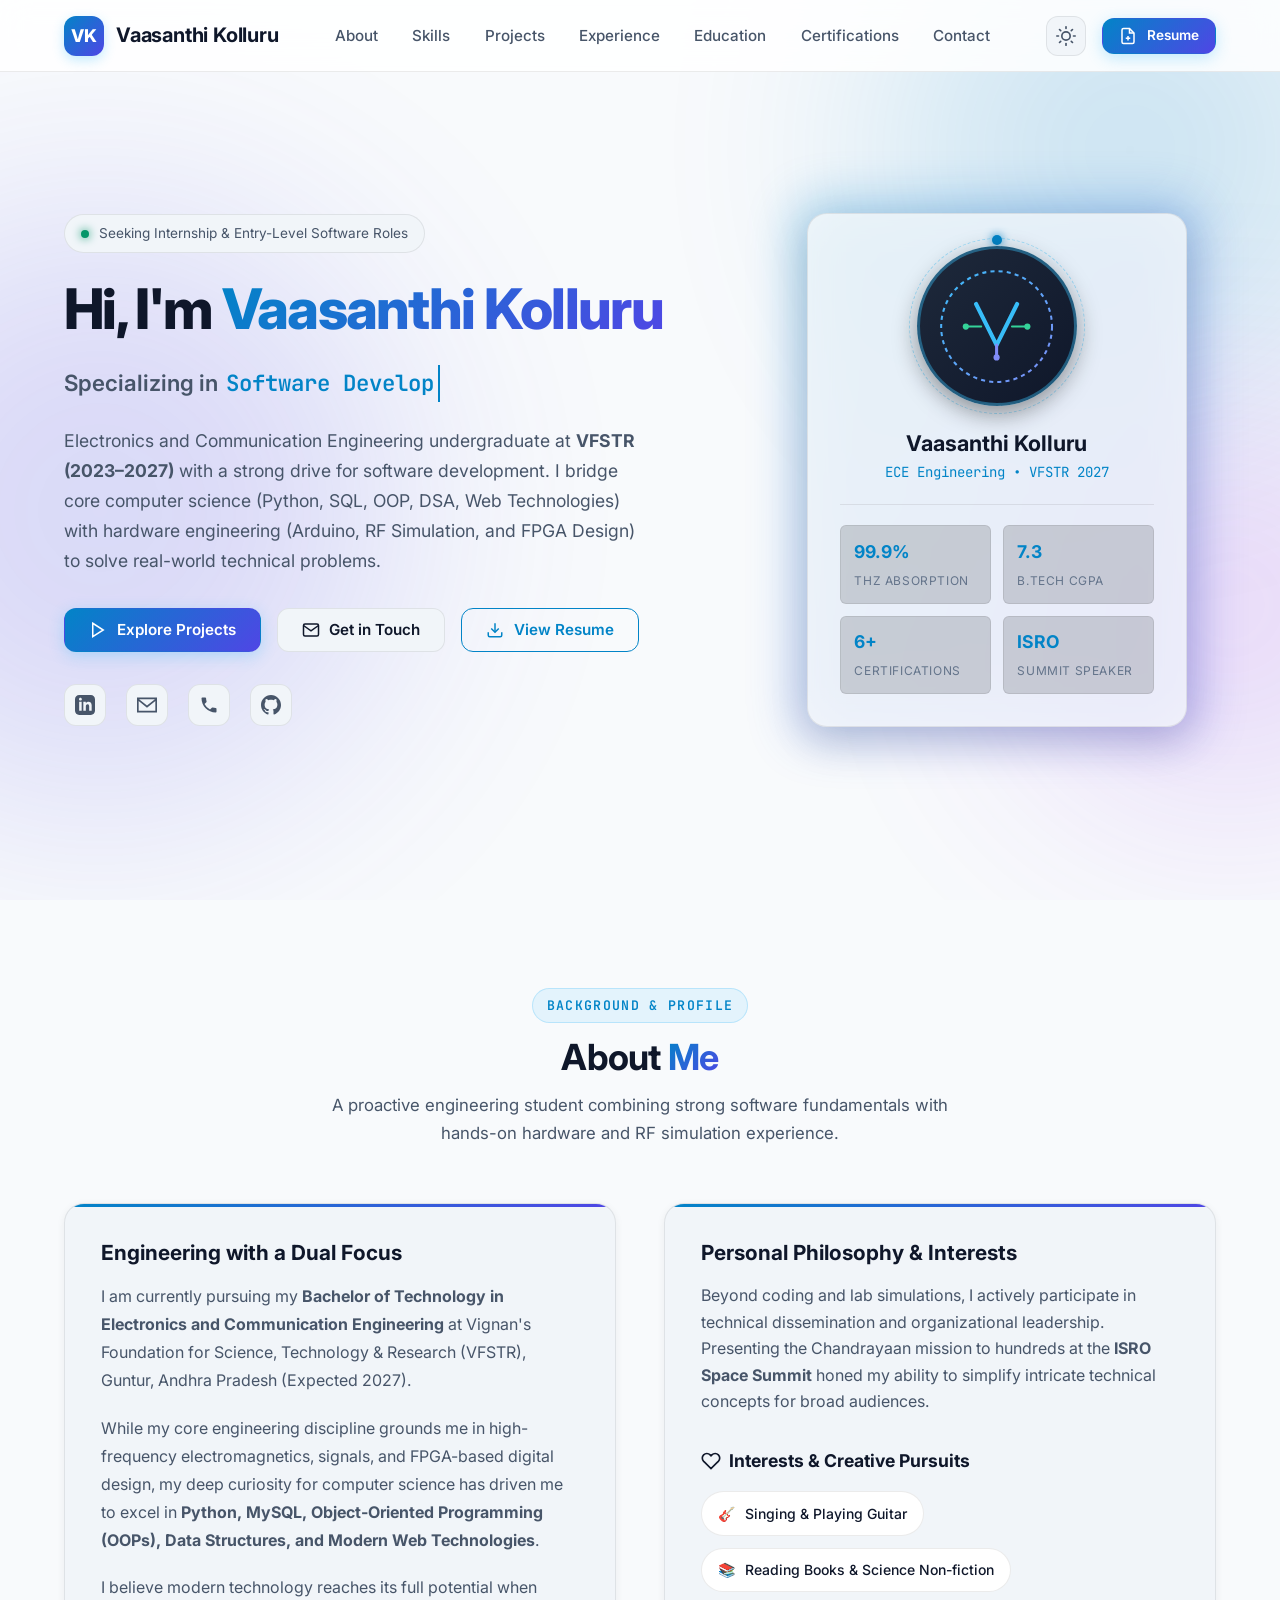
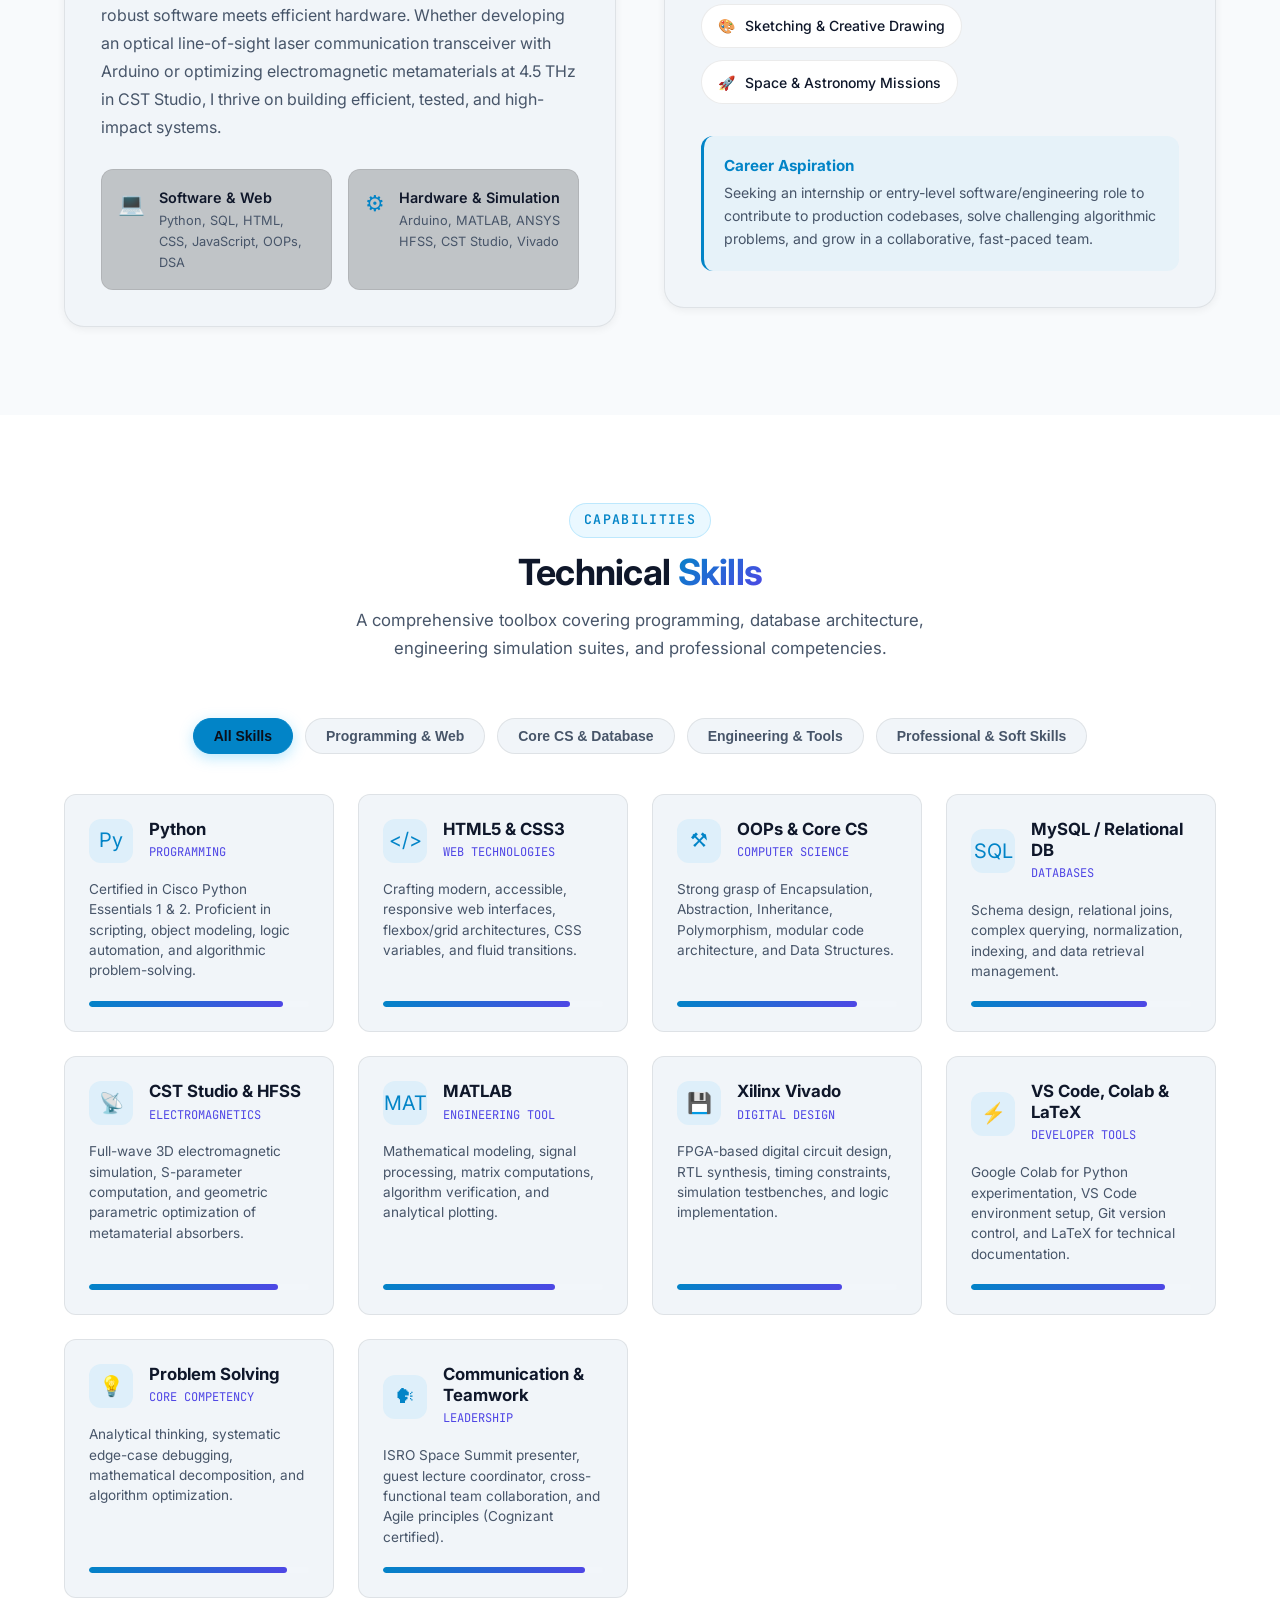
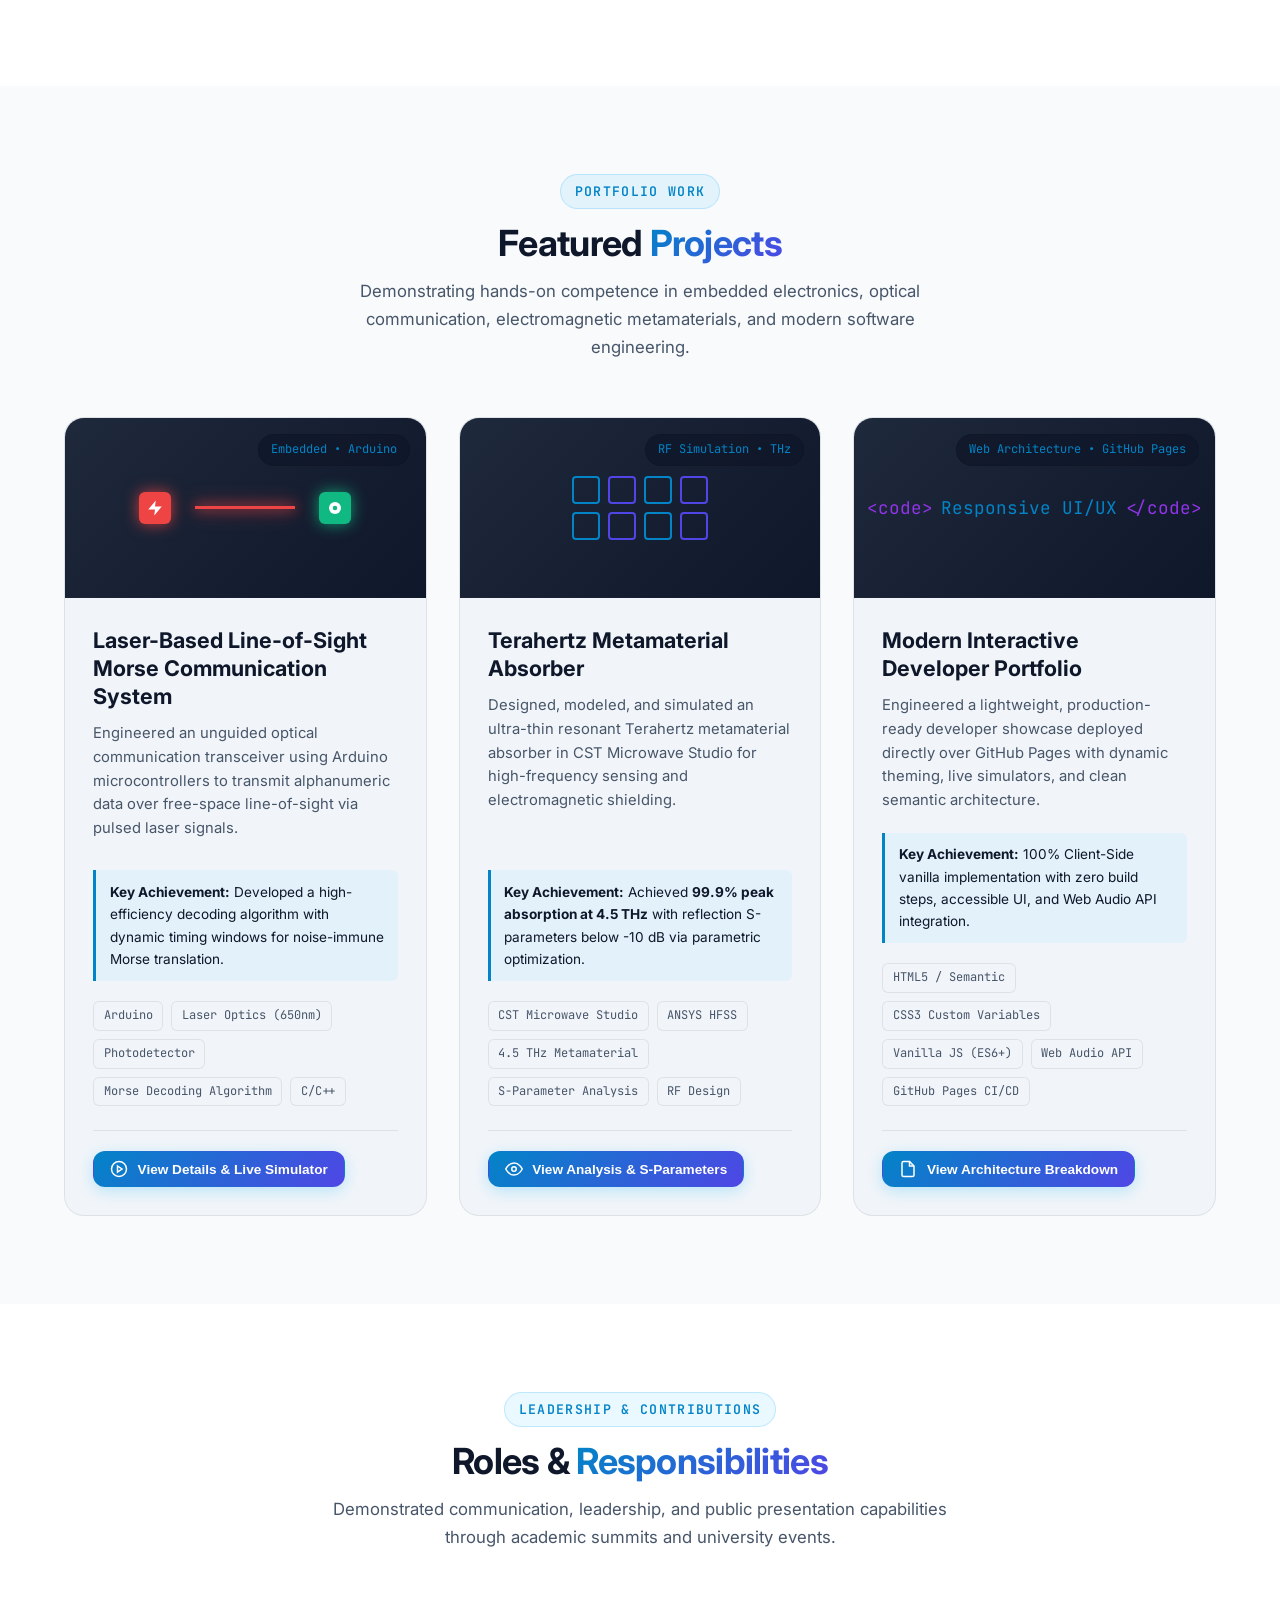
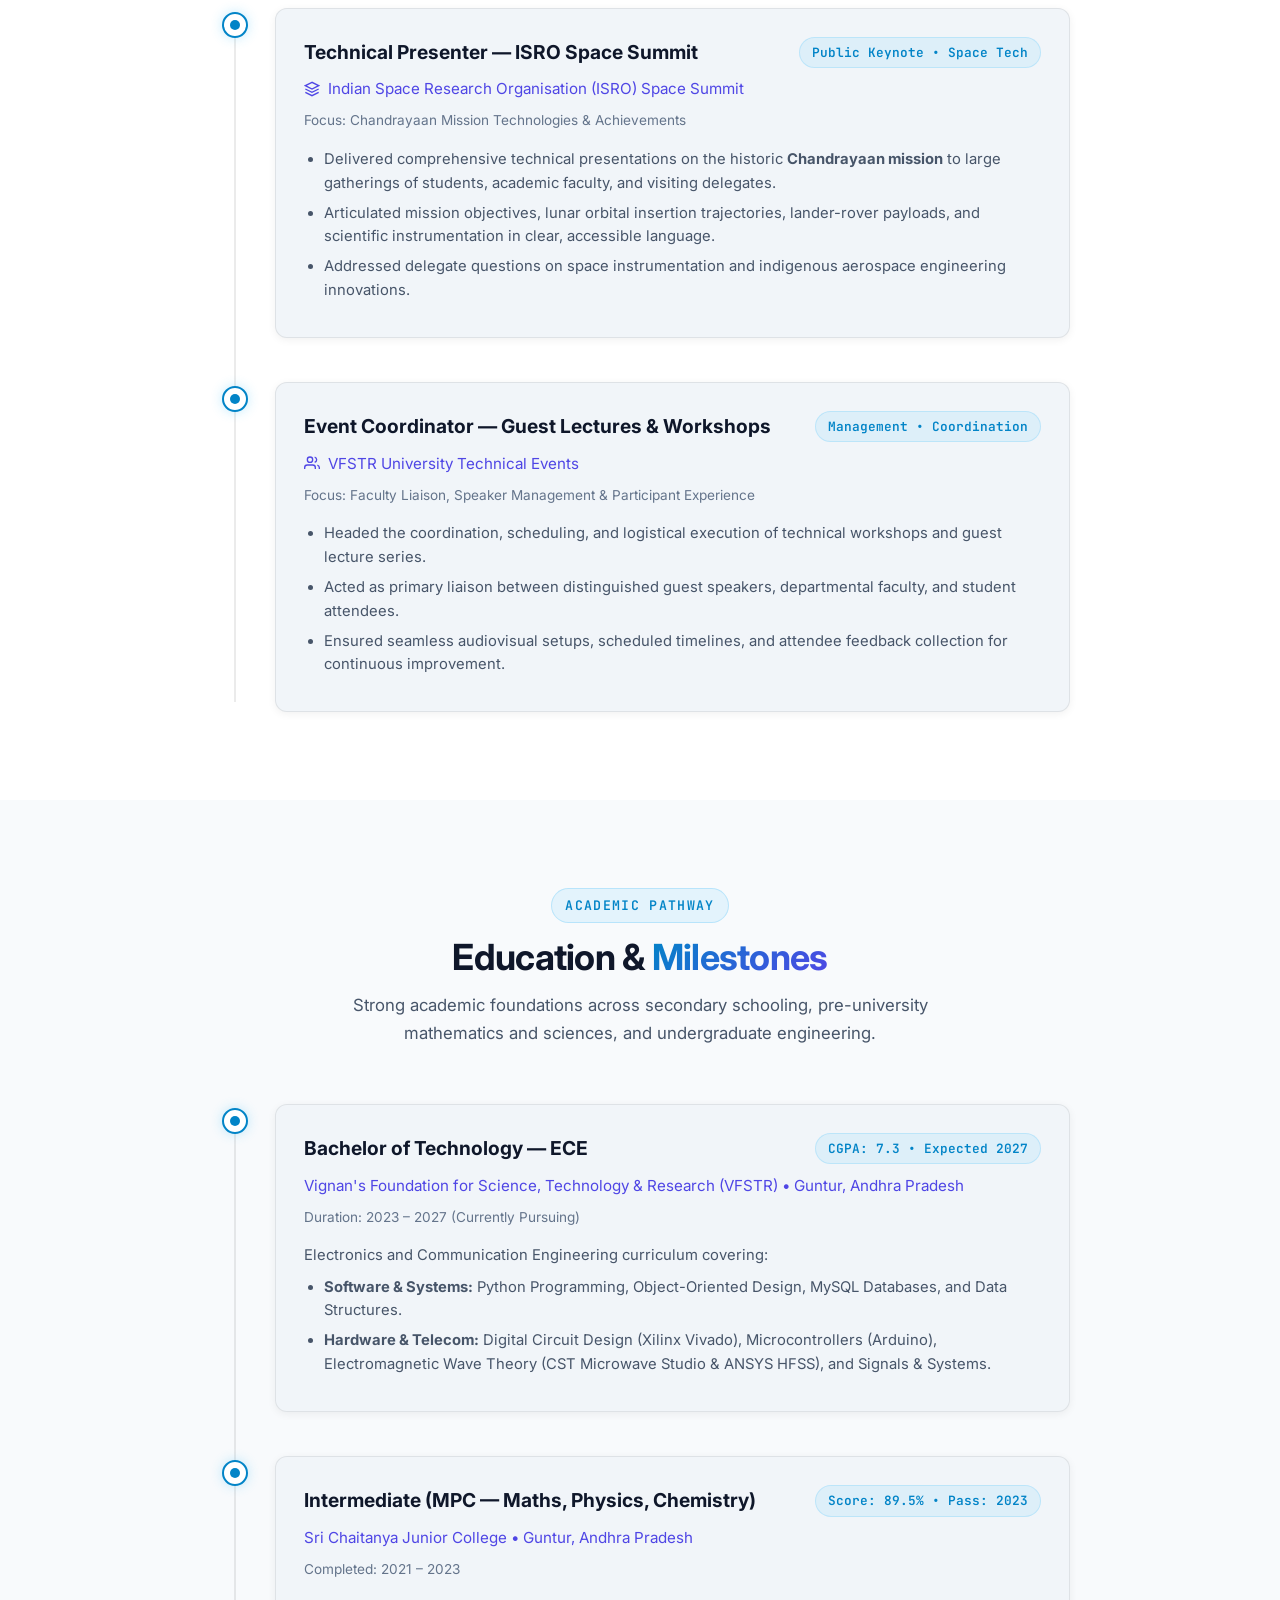
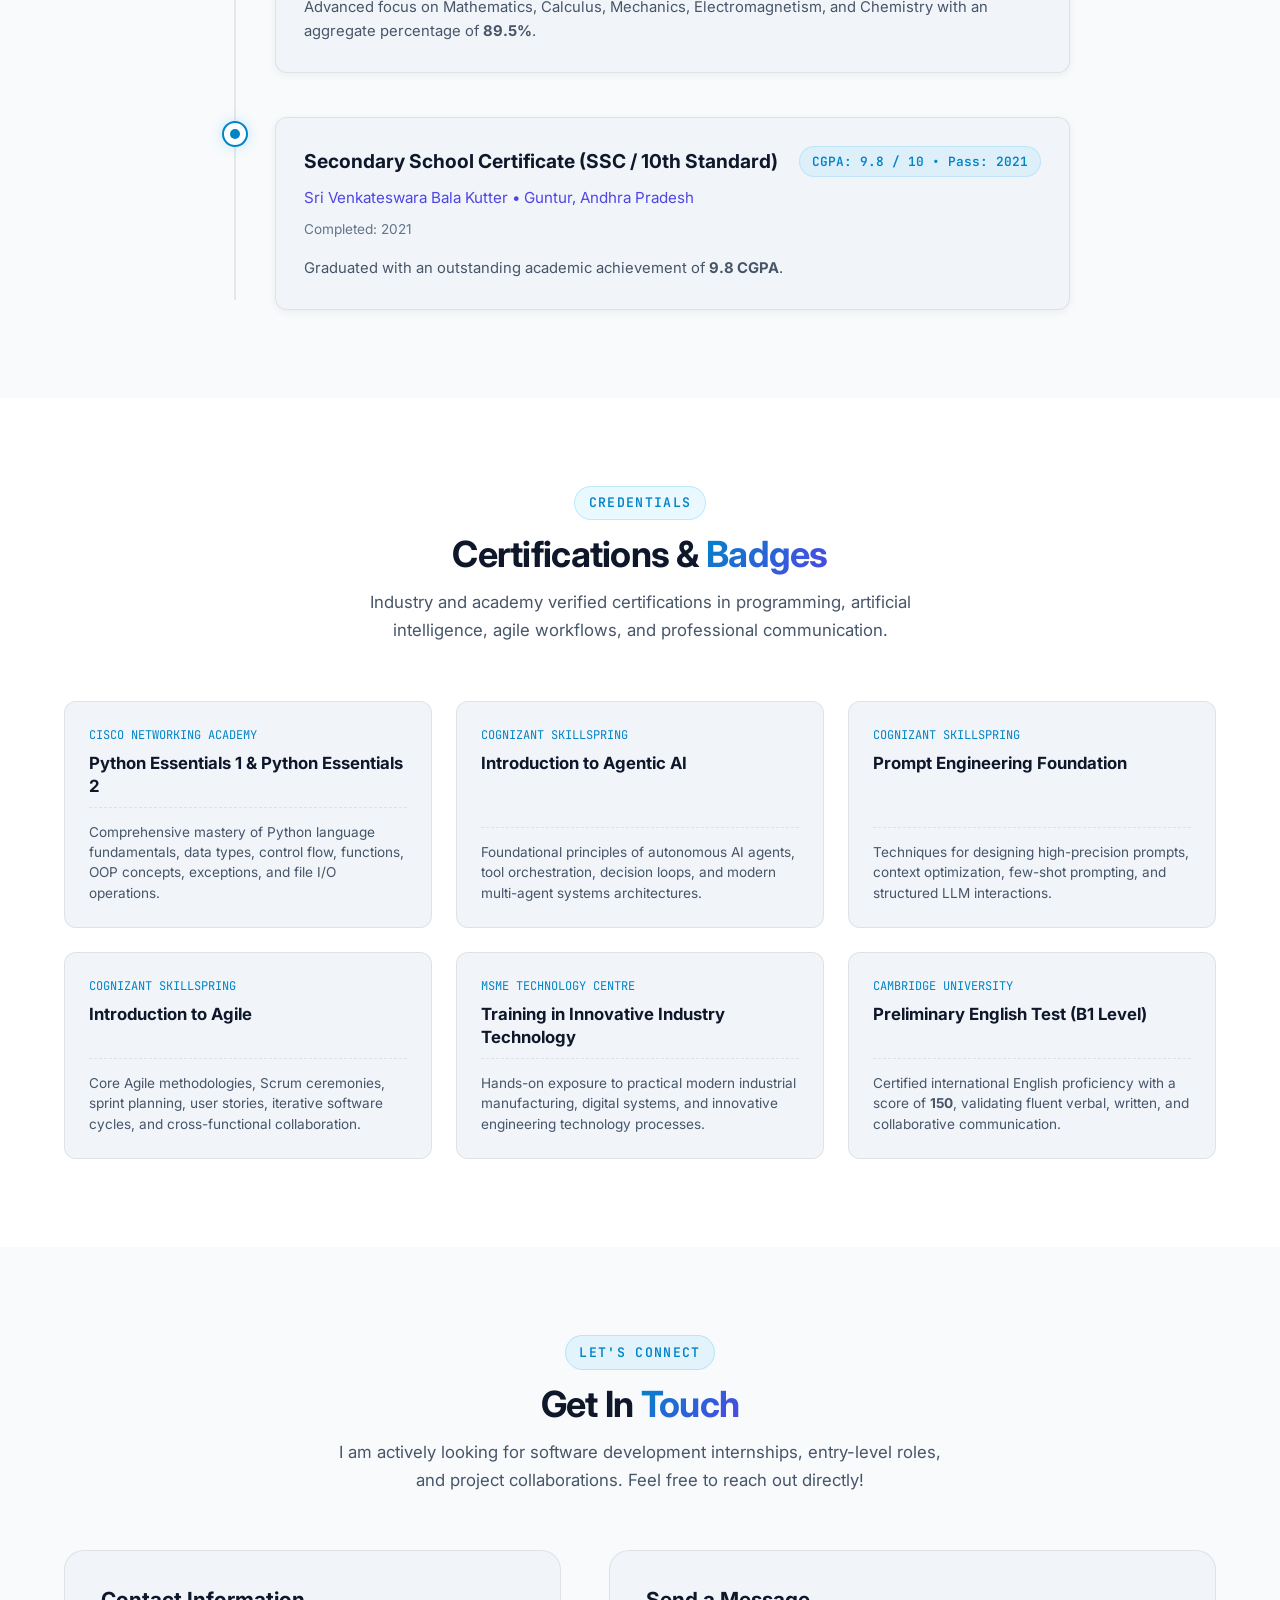
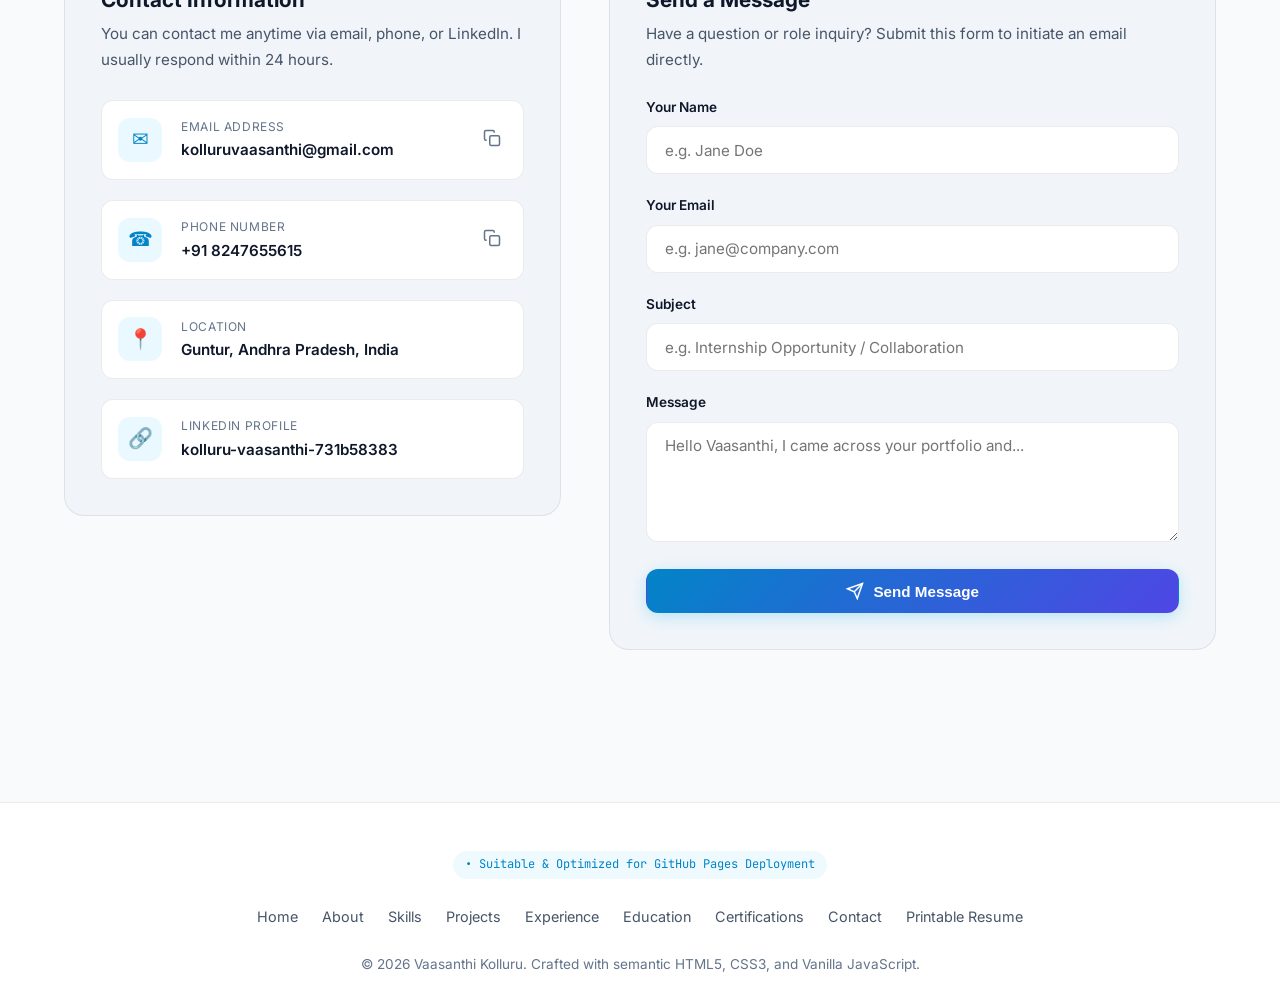
<file: index.html>
<!DOCTYPE html>
<html lang="en">
<head>
  <meta charset="UTF-8">
  <meta name="viewport" content="width=device-width, initial-scale=1.0">
  <meta name="description" content="Vaasanthi Kolluru - Electronics & Communication Engineering Undergraduate & Aspiring Software Developer Portfolio. Specializing in Python, Web Technologies, Arduino Embedded Systems, and RF Simulation.">
  <meta name="keywords" content="Vaasanthi Kolluru, Portfolio, ECE, Software Developer, Python, Arduino, CST Microwave Studio, Metamaterials, VFSTR, GitHub Pages">
  <meta name="author" content="Vaasanthi Kolluru">

  <!-- Open Graph / Social Media Meta Tags -->
  <meta property="og:title" content="Vaasanthi Kolluru | ECE & Software Engineering Portfolio">
  <meta property="og:description" content="Explore projects in Python, Web Development, Arduino Laser Communication, and Terahertz Metamaterials by Vaasanthi Kolluru.">
  <meta property="og:type" content="website">

  <title>Vaasanthi Kolluru | ECE & Software Engineering Portfolio</title>

  <!-- Google Fonts Preconnect -->
  <link rel="preconnect" href="https://fonts.googleapis.com">
  <link rel="preconnect" href="https://fonts.gstatic.com" crossorigin>
  <link href="https://fonts.googleapis.com/css2?family=Inter:wght@300;400;500;600;700;800&family=JetBrains+Mono:wght@400;500;600&display=swap" rel="stylesheet">

  <!-- Stylesheet -->
  <link rel="stylesheet" href="./css/style.css">
</head>
<body>

  <!-- Ambient Animated Glowing Background -->
  <div class="ambient-glow" aria-hidden="true">
    <div class="ambient-blob ambient-blob-1"></div>
    <div class="ambient-blob ambient-blob-2"></div>
    <div class="ambient-blob ambient-blob-3"></div>
  </div>

  <!-- Navigation Bar -->
  <header class="navbar" id="navbar">
    <div class="container nav-container">
      <a href="#hero" class="nav-logo" aria-label="Vaasanthi Kolluru Portfolio Home">
        <span class="nav-logo-badge">VK</span>
        <span>Vaasanthi Kolluru</span>
      </a>

      <nav>
        <ul class="nav-menu" id="nav-menu">
          <li><a href="#about" class="nav-link">About</a></li>
          <li><a href="#skills" class="nav-link">Skills</a></li>
          <li><a href="#projects" class="nav-link">Projects</a></li>
          <li><a href="#experience" class="nav-link">Experience</a></li>
          <li><a href="#education" class="nav-link">Education</a></li>
          <li><a href="#certifications" class="nav-link">Certifications</a></li>
          <li><a href="#contact" class="nav-link">Contact</a></li>
        </ul>
      </nav>

      <div class="nav-actions">
        <!-- Theme Switcher -->
        <button class="theme-toggle" id="theme-toggle" aria-label="Toggle dark/light theme" title="Toggle theme">
          <svg class="sun-icon" viewBox="0 0 24 24">
            <circle cx="12" cy="12" r="5"></circle>
            <line x1="12" y1="1" x2="12" y2="3"></line>
            <line x1="12" y1="21" x2="12" y2="23"></line>
            <line x1="4.22" y1="4.22" x2="5.64" y2="5.64"></line>
            <line x1="18.36" y1="18.36" x2="19.78" y2="19.78"></line>
            <line x1="1" y1="12" x2="3" y2="12"></line>
            <line x1="21" y1="12" x2="23" y2="12"></line>
            <line x1="4.22" y1="19.78" x2="5.64" y2="18.36"></line>
            <line x1="18.36" y1="5.64" x2="19.78" y2="4.22"></line>
          </svg>
          <svg class="moon-icon" viewBox="0 0 24 24">
            <path d="M21 12.79A9 9 0 1 1 11.21 3 7 7 0 0 0 21 12.79z"></path>
          </svg>
        </button>

        <a href="./assets/resume.html" class="btn btn-primary btn-sm" target="_blank" rel="noopener">
          <svg class="btn-icon" viewBox="0 0 24 24">
            <path d="M14 2H6a2 2 0 0 0-2 2v16a2 2 0 0 0 2 2h12a2 2 0 0 0 2-2V8z"></path>
            <polyline points="14 2 14 8 20 8"></polyline>
            <line x1="12" y1="18" x2="12" y2="12"></line>
            <line x1="9" y1="15" x2="15" y2="15"></line>
          </svg>
          Resume
        </a>

        <!-- Mobile Navigation Menu Toggle -->
        <button class="mobile-toggle" id="mobile-toggle" aria-label="Toggle navigation menu" aria-expanded="false">
          <svg width="24" height="24" viewBox="0 0 24 24" fill="none" stroke="currentColor" stroke-width="2">
            <line x1="3" y1="12" x2="21" y2="12"></line>
            <line x1="3" y1="6" x2="21" y2="6"></line>
            <line x1="3" y1="18" x2="21" y2="18"></line>
          </svg>
        </button>
      </div>
    </div>
  </header>

  <main>
    <!-- ===================================================================
         HERO SECTION
         =================================================================== -->
    <section class="hero-section" id="hero">
      <div class="container hero-grid">
        <div class="hero-content">
          <div class="hero-status-badge">
            <span class="status-dot"></span>
            <span>Seeking Internship & Entry-Level Software Roles</span>
          </div>

          <h1 class="hero-title">
            Hi, I'm <span class="name-highlight">Vaasanthi Kolluru</span>
          </h1>

          <div class="hero-role-wrapper">
            <span>Specializing in</span>
            <span class="hero-typing-text" id="typing-text">Software Developer</span>
          </div>

          <p class="hero-bio">
            Electronics and Communication Engineering undergraduate at <strong>VFSTR (2023–2027)</strong> with a strong drive for software development. I bridge core computer science (Python, SQL, OOP, DSA, Web Technologies) with hardware engineering (Arduino, RF Simulation, and FPGA Design) to solve real-world technical problems.
          </p>

          <div class="hero-buttons">
            <a href="#projects" class="btn btn-primary">
              <svg class="btn-icon" viewBox="0 0 24 24">
                <polygon points="5 3 19 12 5 21 5 3"></polygon>
              </svg>
              Explore Projects
            </a>
            <a href="#contact" class="btn btn-secondary">
              <svg class="btn-icon" viewBox="0 0 24 24">
                <path d="M4 4h16c1.1 0 2 .9 2 2v12c0 1.1-.9 2-2 2H4c-1.1 0-2-.9-2-2V6c0-1.1.9-2 2-2z"></path>
                <polyline points="22,6 12,13 2,6"></polyline>
              </svg>
              Get in Touch
            </a>
            <a href="./assets/resume.html" class="btn btn-outline" target="_blank" rel="noopener">
              <svg class="btn-icon" viewBox="0 0 24 24">
                <path d="M21 15v4a2 2 0 0 1-2 2H5a2 2 0 0 1-2-2v-4"></path>
                <polyline points="7 10 12 15 17 10"></polyline>
                <line x1="12" y1="15" x2="12" y2="3"></line>
              </svg>
              View Resume
            </a>
          </div>

          <div class="hero-socials">
            <a href="https://www.linkedin.com/in/kolluru-vaasanthi-731b58383" target="_blank" rel="noopener" class="social-link" title="LinkedIn Profile">
              <svg viewBox="0 0 24 24">
                <path d="M19 0h-14c-2.761 0-5 2.239-5 5v14c0 2.761 2.239 5 5 5h14c2.762 0 5-2.239 5-5v-14c0-2.761-2.238-5-5-5zm-11 19h-3v-11h3v11zm-1.5-12.268c-.966 0-1.75-.79-1.75-1.764s.784-1.764 1.75-1.764 1.75.79 1.75 1.764-.783 1.764-1.75 1.764zm13.5 12.268h-3v-5.604c0-3.368-4-3.113-4 0v5.604h-3v-11h3v1.765c1.396-2.586 7-2.777 7 2.476v6.759z"/>
              </svg>
            </a>
            <a href="mailto:kolluruvaasanthi@gmail.com" class="social-link" title="Send Email">
              <svg viewBox="0 0 24 24">
                <path d="M0 3v18h24v-18h-24zm21.518 2l-9.518 7.713-9.518-7.713h19.036zm-19.518 14v-11.817l10 8.104 10-8.104v11.817h-20z"/>
              </svg>
            </a>
            <a href="tel:+918247655615" class="social-link" title="Call Phone">
              <svg viewBox="0 0 24 24">
                <path d="M20 15.5c-1.25 0-2.45-.2-3.57-.57a1.02 1.02 0 0 0-1.02.24l-2.2 2.2a15.045 15.045 0 0 1-6.59-6.59l2.2-2.21a.96.96 0 0 0 .25-1A11.36 11.36 0 0 1 8.5 4c0-.55-.45-1-1-1H4c-.55 0-1 .45-1 1 0 9.39 7.61 17 17 17 .55 0 1-.45 1-1v-3.5c0-.55-.45-1-1-1z"/>
              </svg>
            </a>
            <a href="https://github.com/vaasanthi-kolluru" target="_blank" rel="noopener" class="social-link" title="GitHub Profile">
              <svg viewBox="0 0 24 24">
                <path d="M12 0c-6.626 0-12 5.373-12 12 0 5.302 3.438 9.8 8.207 11.387.599.111.793-.261.793-.577v-2.234c-3.338.726-4.033-1.416-4.033-1.416-.546-1.387-1.333-1.756-1.333-1.756-1.089-.745.083-.729.083-.729 1.205.084 1.839 1.237 1.839 1.237 1.07 1.834 2.807 1.304 3.492.997.107-.775.418-1.305.762-1.604-2.665-.305-5.467-1.334-5.467-5.931 0-1.311.469-2.381 1.236-3.221-.124-.303-.535-1.524.117-3.176 0 0 1.008-.322 3.301 1.23.957-.266 1.983-.399 3.003-.404 1.02.005 2.047.138 3.006.404 2.291-1.552 3.297-1.23 3.297-1.23.653 1.653.242 2.874.118 3.176.77.84 1.235 1.911 1.235 3.221 0 4.609-2.807 5.624-5.479 5.921.43.372.823 1.102.823 2.222v3.293c0 .319.192.694.801.576 4.765-1.589 8.199-6.086 8.199-11.386 0-6.627-5.373-12-12-12z"/>
              </svg>
            </a>
          </div>
        </div>

        <!-- Hero Visual Profile Card -->
        <div class="hero-visual">
          <div class="profile-card-wrapper">
            <div class="profile-glow-ring"></div>
            <div class="profile-card">
              <div class="profile-avatar-container">
                <div class="avatar-orbit">
                  <div class="orbit-satellite"></div>
                </div>
                <div class="avatar-graphic">
                  <!-- Monogram Graphic with Circuit Wave Lines -->
                  <svg viewBox="0 0 120 120" fill="none" xmlns="http://www.w3.org/2000/svg">
                    <circle cx="60" cy="60" r="54" stroke="url(#paint0_linear)" stroke-width="2" stroke-dasharray="4 4"/>
                    <path d="M40 38L60 78L80 38" stroke="#38bdf8" stroke-width="4" stroke-linecap="round" stroke-linejoin="round"/>
                    <path d="M60 78V90" stroke="#818cf8" stroke-width="3" stroke-linecap="round"/>
                    <path d="M30 60H45M75 60H90" stroke="#34d399" stroke-width="2" stroke-linecap="round"/>
                    <circle cx="30" cy="60" r="3" fill="#34d399"/>
                    <circle cx="90" cy="60" r="3" fill="#34d399"/>
                    <circle cx="60" cy="90" r="3" fill="#818cf8"/>
                    <defs>
                      <linearGradient id="paint0_linear" x1="0" y1="0" x2="120" y2="120" gradientUnits="userSpaceOnUse">
                        <stop stop-color="#38bdf8"/>
                        <stop offset="1" stop-color="#818cf8"/>
                      </linearGradient>
                    </defs>
                  </svg>
                </div>
              </div>

              <h2 class="profile-card-name">Vaasanthi Kolluru</h2>
              <div class="profile-card-dept">ECE Engineering &bull; VFSTR 2027</div>

              <div class="profile-stats-grid">
                <div class="stat-item">
                  <span class="stat-val">99.9%</span>
                  <span class="stat-label">THz Absorption</span>
                </div>
                <div class="stat-item">
                  <span class="stat-val">7.3</span>
                  <span class="stat-label">B.Tech CGPA</span>
                </div>
                <div class="stat-item">
                  <span class="stat-val">6+</span>
                  <span class="stat-label">Certifications</span>
                </div>
                <div class="stat-item">
                  <span class="stat-val">ISRO</span>
                  <span class="stat-label">Summit Speaker</span>
                </div>
              </div>
            </div>
          </div>
        </div>
      </div>
    </section>

    <!-- ===================================================================
         ABOUT ME SECTION
         =================================================================== -->
    <section class="section" id="about">
      <div class="container">
        <div class="section-header">
          <span class="section-tag">Background &amp; Profile</span>
          <h2 class="section-title">About <span class="gradient-text">Me</span></h2>
          <p class="section-subtitle">
            A proactive engineering student combining strong software fundamentals with hands-on hardware and RF simulation experience.
          </p>
        </div>

        <div class="about-grid">
          <div class="about-card about-text">
            <h3 style="margin-bottom: 1rem; font-size: 1.3rem;">Engineering with a Dual Focus</h3>
            <p>
              I am currently pursuing my <strong>Bachelor of Technology in Electronics and Communication Engineering</strong> at Vignan's Foundation for Science, Technology &amp; Research (VFSTR), Guntur, Andhra Pradesh (Expected 2027).
            </p>
            <p>
              While my core engineering discipline grounds me in high-frequency electromagnetics, signals, and FPGA-based digital design, my deep curiosity for computer science has driven me to excel in <strong>Python, MySQL, Object-Oriented Programming (OOPs), Data Structures, and Modern Web Technologies</strong>.
            </p>
            <p>
              I believe modern technology reaches its full potential when robust software meets efficient hardware. Whether developing an optical line-of-sight laser communication transceiver with Arduino or optimizing electromagnetic metamaterials at 4.5 THz in CST Studio, I thrive on building efficient, tested, and high-impact systems.
            </p>

            <div class="about-key-highlights">
              <div class="highlight-box">
                <div class="highlight-icon">&#128187;</div>
                <div>
                  <div class="highlight-title">Software &amp; Web</div>
                  <div class="highlight-desc">Python, SQL, HTML, CSS, JavaScript, OOPs, DSA</div>
                </div>
              </div>
              <div class="highlight-box">
                <div class="highlight-icon">&#9881;</div>
                <div>
                  <div class="highlight-title">Hardware &amp; Simulation</div>
                  <div class="highlight-desc">Arduino, MATLAB, ANSYS HFSS, CST Studio, Vivado</div>
                </div>
              </div>
            </div>
          </div>

          <div class="about-card">
            <h3 style="margin-bottom: 1rem; font-size: 1.3rem;">Personal Philosophy &amp; Interests</h3>
            <p>
              Beyond coding and lab simulations, I actively participate in technical dissemination and organizational leadership. Presenting the Chandrayaan mission to hundreds at the <strong>ISRO Space Summit</strong> honed my ability to simplify intricate technical concepts for broad audiences.
            </p>

            <div class="interests-section">
              <div class="interests-title">
                <svg width="20" height="20" viewBox="0 0 24 24" fill="none" stroke="currentColor" stroke-width="2">
                  <path d="M20.84 4.61a5.5 5.5 0 0 0-7.78 0L12 5.67l-1.06-1.06a5.5 5.5 0 0 0-7.78 7.78l1.06 1.06L12 21.23l7.78-7.78 1.06-1.06a5.5 5.5 0 0 0 0-7.78z"></path>
                </svg>
                Interests &amp; Creative Pursuits
              </div>

              <div class="interests-chips">
                <span class="interest-chip">
                  <span>&#127928;</span> Singing &amp; Playing Guitar
                </span>
                <span class="interest-chip">
                  <span>&#128218;</span> Reading Books &amp; Science Non-fiction
                </span>
                <span class="interest-chip">
                  <span>&#127912;</span> Sketching &amp; Creative Drawing
                </span>
                <span class="interest-chip">
                  <span>&#128640;</span> Space &amp; Astronomy Missions
                </span>
              </div>
            </div>

            <div style="margin-top: 2rem; padding: 1.25rem; background: rgba(56, 189, 248, 0.06); border-radius: var(--radius-md); border-left: 3px solid var(--accent-cyan);">
              <h4 style="font-size: 0.95rem; margin-bottom: 0.35rem; color: var(--accent-cyan);">Career Aspiration</h4>
              <p style="font-size: 0.88rem; margin: 0;">
                Seeking an internship or entry-level software/engineering role to contribute to production codebases, solve challenging algorithmic problems, and grow in a collaborative, fast-paced team.
              </p>
            </div>
          </div>
        </div>
      </div>
    </section>

    <!-- ===================================================================
         TECHNICAL SKILLS SECTION
         =================================================================== -->
    <section class="section" id="skills" style="background: var(--bg-surface);">
      <div class="container">
        <div class="section-header">
          <span class="section-tag">Capabilities</span>
          <h2 class="section-title">Technical <span class="gradient-text">Skills</span></h2>
          <p class="section-subtitle">
            A comprehensive toolbox covering programming, database architecture, engineering simulation suites, and professional competencies.
          </p>
        </div>

        <!-- Filter Buttons -->
        <div class="skills-filter-container">
          <button class="filter-btn active" data-filter="all">All Skills</button>
          <button class="filter-btn" data-filter="prog">Programming &amp; Web</button>
          <button class="filter-btn" data-filter="core">Core CS &amp; Database</button>
          <button class="filter-btn" data-filter="tools">Engineering &amp; Tools</button>
          <button class="filter-btn" data-filter="soft">Professional &amp; Soft Skills</button>
        </div>

        <div class="skills-grid" id="skills-grid">
          <!-- Skill: Python -->
          <div class="skill-card" data-category="prog">
            <div>
              <div class="skill-card-top">
                <div class="skill-icon-wrap">Py</div>
                <div class="skill-info">
                  <h3>Python</h3>
                  <div class="skill-category-tag">Programming</div>
                </div>
              </div>
              <p class="skill-desc">Certified in Cisco Python Essentials 1 &amp; 2. Proficient in scripting, object modeling, logic automation, and algorithmic problem-solving.</p>
            </div>
            <div class="skill-level-bar">
              <div class="skill-level-fill" style="width: 88%;"></div>
            </div>
          </div>

          <!-- Skill: HTML & CSS -->
          <div class="skill-card" data-category="prog">
            <div>
              <div class="skill-card-top">
                <div class="skill-icon-wrap">&lt;/&gt;</div>
                <div class="skill-info">
                  <h3>HTML5 &amp; CSS3</h3>
                  <div class="skill-category-tag">Web Technologies</div>
                </div>
              </div>
              <p class="skill-desc">Crafting modern, accessible, responsive web interfaces, flexbox/grid architectures, CSS variables, and fluid transitions.</p>
            </div>
            <div class="skill-level-bar">
              <div class="skill-level-fill" style="width: 85%;"></div>
            </div>
          </div>

          <!-- Skill: Core CS & OOPs -->
          <div class="skill-card" data-category="core">
            <div>
              <div class="skill-card-top">
                <div class="skill-icon-wrap">&#9874;</div>
                <div class="skill-info">
                  <h3>OOPs &amp; Core CS</h3>
                  <div class="skill-category-tag">Computer Science</div>
                </div>
              </div>
              <p class="skill-desc">Strong grasp of Encapsulation, Abstraction, Inheritance, Polymorphism, modular code architecture, and Data Structures.</p>
            </div>
            <div class="skill-level-bar">
              <div class="skill-level-fill" style="width: 82%;"></div>
            </div>
          </div>

          <!-- Skill: MySQL -->
          <div class="skill-card" data-category="core">
            <div>
              <div class="skill-card-top">
                <div class="skill-icon-wrap">SQL</div>
                <div class="skill-info">
                  <h3>MySQL / Relational DB</h3>
                  <div class="skill-category-tag">Databases</div>
                </div>
              </div>
              <p class="skill-desc">Schema design, relational joins, complex querying, normalization, indexing, and data retrieval management.</p>
            </div>
            <div class="skill-level-bar">
              <div class="skill-level-fill" style="width: 80%;"></div>
            </div>
          </div>

          <!-- Skill: CST & ANSYS HFSS -->
          <div class="skill-card" data-category="tools">
            <div>
              <div class="skill-card-top">
                <div class="skill-icon-wrap">&#128225;</div>
                <div class="skill-info">
                  <h3>CST Studio &amp; HFSS</h3>
                  <div class="skill-category-tag">Electromagnetics</div>
                </div>
              </div>
              <p class="skill-desc">Full-wave 3D electromagnetic simulation, S-parameter computation, and geometric parametric optimization of metamaterial absorbers.</p>
            </div>
            <div class="skill-level-bar">
              <div class="skill-level-fill" style="width: 86%;"></div>
            </div>
          </div>

          <!-- Skill: MATLAB -->
          <div class="skill-card" data-category="tools">
            <div>
              <div class="skill-card-top">
                <div class="skill-icon-wrap">MAT</div>
                <div class="skill-info">
                  <h3>MATLAB</h3>
                  <div class="skill-category-tag">Engineering Tool</div>
                </div>
              </div>
              <p class="skill-desc">Mathematical modeling, signal processing, matrix computations, algorithm verification, and analytical plotting.</p>
            </div>
            <div class="skill-level-bar">
              <div class="skill-level-fill" style="width: 78%;"></div>
            </div>
          </div>

          <!-- Skill: Xilinx Vivado & FPGA -->
          <div class="skill-card" data-category="tools">
            <div>
              <div class="skill-card-top">
                <div class="skill-icon-wrap">&#128190;</div>
                <div class="skill-info">
                  <h3>Xilinx Vivado</h3>
                  <div class="skill-category-tag">Digital Design</div>
                </div>
              </div>
              <p class="skill-desc">FPGA-based digital circuit design, RTL synthesis, timing constraints, simulation testbenches, and logic implementation.</p>
            </div>
            <div class="skill-level-bar">
              <div class="skill-level-fill" style="width: 75%;"></div>
            </div>
          </div>

          <!-- Skill: Developer Ecosystem -->
          <div class="skill-card" data-category="tools">
            <div>
              <div class="skill-card-top">
                <div class="skill-icon-wrap">&#9889;</div>
                <div class="skill-info">
                  <h3>VS Code, Colab &amp; LaTeX</h3>
                  <div class="skill-category-tag">Developer Tools</div>
                </div>
              </div>
              <p class="skill-desc">Google Colab for Python experimentation, VS Code environment setup, Git version control, and LaTeX for technical documentation.</p>
            </div>
            <div class="skill-level-bar">
              <div class="skill-level-fill" style="width: 88%;"></div>
            </div>
          </div>

          <!-- Skill: Problem Solving -->
          <div class="skill-card" data-category="soft">
            <div>
              <div class="skill-card-top">
                <div class="skill-icon-wrap">&#128161;</div>
                <div class="skill-info">
                  <h3>Problem Solving</h3>
                  <div class="skill-category-tag">Core Competency</div>
                </div>
              </div>
              <p class="skill-desc">Analytical thinking, systematic edge-case debugging, mathematical decomposition, and algorithm optimization.</p>
            </div>
            <div class="skill-level-bar">
              <div class="skill-level-fill" style="width: 90%;"></div>
            </div>
          </div>

          <!-- Skill: Technical Communication -->
          <div class="skill-card" data-category="soft">
            <div>
              <div class="skill-card-top">
                <div class="skill-icon-wrap">&#128483;</div>
                <div class="skill-info">
                  <h3>Communication &amp; Teamwork</h3>
                  <div class="skill-category-tag">Leadership</div>
                </div>
              </div>
              <p class="skill-desc">ISRO Space Summit presenter, guest lecture coordinator, cross-functional team collaboration, and Agile principles (Cognizant certified).</p>
            </div>
            <div class="skill-level-bar">
              <div class="skill-level-fill" style="width: 92%;"></div>
            </div>
          </div>
        </div>
      </div>
    </section>

    <!-- ===================================================================
         FEATURED PROJECTS SECTION
         =================================================================== -->
    <section class="section" id="projects">
      <div class="container">
        <div class="section-header">
          <span class="section-tag">Portfolio Work</span>
          <h2 class="section-title">Featured <span class="gradient-text">Projects</span></h2>
          <p class="section-subtitle">
            Demonstrating hands-on competence in embedded electronics, optical communication, electromagnetic metamaterials, and modern software engineering.
          </p>
        </div>

        <div class="projects-grid">
          <!-- Project 1: Laser Morse Code System -->
          <div class="project-card">
            <div class="project-banner">
              <span class="project-badge-top">Embedded &bull; Arduino</span>
              <div class="project-visual-canvas">
                <div class="laser-visual">
                  <div class="laser-emitter" title="Laser Diode Emitter">
                    <svg width="18" height="18" viewBox="0 0 24 24" fill="white">
                      <polygon points="13 2 3 14 12 14 11 22 21 10 12 10 13 2"></polygon>
                    </svg>
                  </div>
                  <div class="laser-beam" title="Optical Line-of-Sight Beam"></div>
                  <div class="laser-detector" title="Photodetector Receiver">
                    <svg width="18" height="18" viewBox="0 0 24 24" fill="white">
                      <circle cx="12" cy="12" r="8"></circle>
                      <circle cx="12" cy="12" r="3" fill="#10b981"></circle>
                    </svg>
                  </div>
                </div>
              </div>
            </div>

            <div class="project-body">
              <h3 class="project-title">Laser-Based Line-of-Sight Morse Communication System</h3>
              <p class="project-desc">
                Engineered an unguided optical communication transceiver using Arduino microcontrollers to transmit alphanumeric data over free-space line-of-sight via pulsed laser signals.
              </p>

              <div class="project-highlight-metric">
                <strong>Key Achievement:</strong> Developed a high-efficiency decoding algorithm with dynamic timing windows for noise-immune Morse translation.
              </div>

              <div class="project-tags">
                <span class="project-tag">Arduino</span>
                <span class="project-tag">Laser Optics (650nm)</span>
                <span class="project-tag">Photodetector</span>
                <span class="project-tag">Morse Decoding Algorithm</span>
                <span class="project-tag">C/C++</span>
              </div>

              <div class="project-actions">
                <button class="btn btn-primary btn-sm" data-open-project="laser">
                  <svg class="btn-icon" viewBox="0 0 24 24">
                    <circle cx="12" cy="12" r="10"></circle>
                    <polygon points="10 8 16 12 10 16 10 8"></polygon>
                  </svg>
                  View Details &amp; Live Simulator
                </button>
              </div>
            </div>
          </div>

          <!-- Project 2: Terahertz Metamaterial Absorber -->
          <div class="project-card">
            <div class="project-banner">
              <span class="project-badge-top">RF Simulation &bull; THz</span>
              <div class="project-visual-canvas">
                <div class="meta-visual">
                  <div class="meta-cell"></div>
                  <div class="meta-cell"></div>
                  <div class="meta-cell"></div>
                  <div class="meta-cell"></div>
                  <div class="meta-cell"></div>
                  <div class="meta-cell"></div>
                  <div class="meta-cell"></div>
                  <div class="meta-cell"></div>
                </div>
              </div>
            </div>

            <div class="project-body">
              <h3 class="project-title">Terahertz Metamaterial Absorber</h3>
              <p class="project-desc">
                Designed, modeled, and simulated an ultra-thin resonant Terahertz metamaterial absorber in CST Microwave Studio for high-frequency sensing and electromagnetic shielding.
              </p>

              <div class="project-highlight-metric">
                <strong>Key Achievement:</strong> Achieved <strong>99.9% peak absorption at 4.5 THz</strong> with reflection S-parameters below -10 dB via parametric optimization.
              </div>

              <div class="project-tags">
                <span class="project-tag">CST Microwave Studio</span>
                <span class="project-tag">ANSYS HFSS</span>
                <span class="project-tag">4.5 THz Metamaterial</span>
                <span class="project-tag">S-Parameter Analysis</span>
                <span class="project-tag">RF Design</span>
              </div>

              <div class="project-actions">
                <button class="btn btn-primary btn-sm" data-open-project="metamaterial">
                  <svg class="btn-icon" viewBox="0 0 24 24">
                    <path d="M1 12s4-8 11-8 11 8 11 8-4 8-11 8-11-8-11-8z"></path>
                    <circle cx="12" cy="12" r="3"></circle>
                  </svg>
                  View Analysis &amp; S-Parameters
                </button>
              </div>
            </div>
          </div>

          <!-- Project 3: Interactive Developer Portfolio -->
          <div class="project-card">
            <div class="project-banner">
              <span class="project-badge-top">Web Architecture &bull; GitHub Pages</span>
              <div class="project-visual-canvas">
                <div style="font-family: var(--font-mono); font-size: 1.1rem; color: var(--accent-cyan); display: flex; align-items: center; gap: 0.5rem;">
                  <span style="color: var(--accent-purple);">&lt;code&gt;</span>
                  <span>Responsive UI/UX</span>
                  <span style="color: var(--accent-purple);">&lt;/code&gt;</span>
                </div>
              </div>
            </div>

            <div class="project-body">
              <h3 class="project-title">Modern Interactive Developer Portfolio</h3>
              <p class="project-desc">
                Engineered a lightweight, production-ready developer showcase deployed directly over GitHub Pages with dynamic theming, live simulators, and clean semantic architecture.
              </p>

              <div class="project-highlight-metric">
                <strong>Key Achievement:</strong> 100% Client-Side vanilla implementation with zero build steps, accessible UI, and Web Audio API integration.
              </div>

              <div class="project-tags">
                <span class="project-tag">HTML5 / Semantic</span>
                <span class="project-tag">CSS3 Custom Variables</span>
                <span class="project-tag">Vanilla JS (ES6+)</span>
                <span class="project-tag">Web Audio API</span>
                <span class="project-tag">GitHub Pages CI/CD</span>
              </div>

              <div class="project-actions">
                <button class="btn btn-primary btn-sm" data-open-project="portfolio">
                  <svg class="btn-icon" viewBox="0 0 24 24">
                    <path d="M14 2H6a2 2 0 0 0-2 2v16a2 2 0 0 0 2 2h12a2 2 0 0 0 2-2V8z"></path>
                    <polyline points="14 2 14 8 20 8"></polyline>
                  </svg>
                  View Architecture Breakdown
                </button>
              </div>
            </div>
          </div>
        </div>
      </div>
    </section>

    <!-- ===================================================================
         ROLES & LEADERSHIP EXPERIENCE
         =================================================================== -->
    <section class="section" id="experience" style="background: var(--bg-surface);">
      <div class="container">
        <div class="section-header">
          <span class="section-tag">Leadership &amp; Contributions</span>
          <h2 class="section-title">Roles &amp; <span class="gradient-text">Responsibilities</span></h2>
          <p class="section-subtitle">
            Demonstrated communication, leadership, and public presentation capabilities through academic summits and university events.
          </p>
        </div>

        <div class="timeline">
          <!-- Role 1: ISRO Space Summit -->
          <div class="timeline-item">
            <div class="timeline-marker"></div>
            <div class="timeline-card">
              <div class="timeline-header">
                <div class="timeline-role">Technical Presenter &mdash; ISRO Space Summit</div>
                <div class="timeline-badge">Public Keynote &bull; Space Tech</div>
              </div>
              <div class="timeline-institution">
                <svg width="16" height="16" viewBox="0 0 24 24" fill="none" stroke="currentColor" stroke-width="2">
                  <path d="M12 2L2 7l10 5 10-5-10-5zM2 17l10 5 10-5M2 12l10 5 10-5"></path>
                </svg>
                Indian Space Research Organisation (ISRO) Space Summit
              </div>
              <div class="timeline-meta">Focus: Chandrayaan Mission Technologies &amp; Achievements</div>
              <div class="timeline-details">
                <ul>
                  <li>Delivered comprehensive technical presentations on the historic <strong>Chandrayaan mission</strong> to large gatherings of students, academic faculty, and visiting delegates.</li>
                  <li>Articulated mission objectives, lunar orbital insertion trajectories, lander-rover payloads, and scientific instrumentation in clear, accessible language.</li>
                  <li>Addressed delegate questions on space instrumentation and indigenous aerospace engineering innovations.</li>
                </ul>
              </div>
            </div>
          </div>

          <!-- Role 2: Event Coordinator -->
          <div class="timeline-item">
            <div class="timeline-marker"></div>
            <div class="timeline-card">
              <div class="timeline-header">
                <div class="timeline-role">Event Coordinator &mdash; Guest Lectures &amp; Workshops</div>
                <div class="timeline-badge">Management &bull; Coordination</div>
              </div>
              <div class="timeline-institution">
                <svg width="16" height="16" viewBox="0 0 24 24" fill="none" stroke="currentColor" stroke-width="2">
                  <path d="M17 21v-2a4 4 0 0 0-4-4H5a4 4 0 0 0-4 4v2"></path>
                  <circle cx="9" cy="7" r="4"></circle>
                  <path d="M23 21v-2a4 4 0 0 0-3-3.87"></path>
                  <path d="M16 3.13a4 4 0 0 1 0 7.75"></path>
                </svg>
                VFSTR University Technical Events
              </div>
              <div class="timeline-meta">Focus: Faculty Liaison, Speaker Management &amp; Participant Experience</div>
              <div class="timeline-details">
                <ul>
                  <li>Headed the coordination, scheduling, and logistical execution of technical workshops and guest lecture series.</li>
                  <li>Acted as primary liaison between distinguished guest speakers, departmental faculty, and student attendees.</li>
                  <li>Ensured seamless audiovisual setups, scheduled timelines, and attendee feedback collection for continuous improvement.</li>
                </ul>
              </div>
            </div>
          </div>
        </div>
      </div>
    </section>

    <!-- ===================================================================
         EDUCATION SECTION
         =================================================================== -->
    <section class="section" id="education">
      <div class="container">
        <div class="section-header">
          <span class="section-tag">Academic Pathway</span>
          <h2 class="section-title">Education &amp; <span class="gradient-text">Milestones</span></h2>
          <p class="section-subtitle">
            Strong academic foundations across secondary schooling, pre-university mathematics and sciences, and undergraduate engineering.
          </p>
        </div>

        <div class="timeline">
          <!-- B.Tech VFSTR -->
          <div class="timeline-item">
            <div class="timeline-marker"></div>
            <div class="timeline-card">
              <div class="timeline-header">
                <div class="timeline-role">Bachelor of Technology &mdash; ECE</div>
                <div class="timeline-badge">CGPA: 7.3 &bull; Expected 2027</div>
              </div>
              <div class="timeline-institution">
                Vignan's Foundation for Science, Technology &amp; Research (VFSTR) &bull; Guntur, Andhra Pradesh
              </div>
              <div class="timeline-meta">Duration: 2023 &ndash; 2027 (Currently Pursuing)</div>
              <div class="timeline-details">
                <p>Electronics and Communication Engineering curriculum covering:</p>
                <ul>
                  <li><strong>Software &amp; Systems:</strong> Python Programming, Object-Oriented Design, MySQL Databases, and Data Structures.</li>
                  <li><strong>Hardware &amp; Telecom:</strong> Digital Circuit Design (Xilinx Vivado), Microcontrollers (Arduino), Electromagnetic Wave Theory (CST Microwave Studio &amp; ANSYS HFSS), and Signals &amp; Systems.</li>
                </ul>
              </div>
            </div>
          </div>

          <!-- Intermediate Sri Chaitanya -->
          <div class="timeline-item">
            <div class="timeline-marker"></div>
            <div class="timeline-card">
              <div class="timeline-header">
                <div class="timeline-role">Intermediate (MPC &mdash; Maths, Physics, Chemistry)</div>
                <div class="timeline-badge">Score: 89.5% &bull; Pass: 2023</div>
              </div>
              <div class="timeline-institution">
                Sri Chaitanya Junior College &bull; Guntur, Andhra Pradesh
              </div>
              <div class="timeline-meta">Completed: 2021 &ndash; 2023</div>
              <div class="timeline-details">
                <p>Advanced focus on Mathematics, Calculus, Mechanics, Electromagnetism, and Chemistry with an aggregate percentage of <strong>89.5%</strong>.</p>
              </div>
            </div>
          </div>

          <!-- SSC -->
          <div class="timeline-item">
            <div class="timeline-marker"></div>
            <div class="timeline-card">
              <div class="timeline-header">
                <div class="timeline-role">Secondary School Certificate (SSC / 10th Standard)</div>
                <div class="timeline-badge">CGPA: 9.8 / 10 &bull; Pass: 2021</div>
              </div>
              <div class="timeline-institution">
                Sri Venkateswara Bala Kutter &bull; Guntur, Andhra Pradesh
              </div>
              <div class="timeline-meta">Completed: 2021</div>
              <div class="timeline-details">
                <p>Graduated with an outstanding academic achievement of <strong>9.8 CGPA</strong>.</p>
              </div>
            </div>
          </div>
        </div>
      </div>
    </section>

    <!-- ===================================================================
         CERTIFICATIONS SECTION
         =================================================================== -->
    <section class="section" id="certifications" style="background: var(--bg-surface);">
      <div class="container">
        <div class="section-header">
          <span class="section-tag">Credentials</span>
          <h2 class="section-title">Certifications &amp; <span class="gradient-text">Badges</span></h2>
          <p class="section-subtitle">
            Industry and academy verified certifications in programming, artificial intelligence, agile workflows, and professional communication.
          </p>
        </div>

        <div class="certs-grid">
          <!-- Cisco Python -->
          <div class="cert-card">
            <div class="cert-issuer">Cisco Networking Academy</div>
            <h3 class="cert-title">Python Essentials 1 &amp; Python Essentials 2</h3>
            <p class="cert-desc">Comprehensive mastery of Python language fundamentals, data types, control flow, functions, OOP concepts, exceptions, and file I/O operations.</p>
          </div>

          <!-- Cognizant Agentic AI -->
          <div class="cert-card">
            <div class="cert-issuer">Cognizant SkillSpring</div>
            <h3 class="cert-title">Introduction to Agentic AI</h3>
            <p class="cert-desc">Foundational principles of autonomous AI agents, tool orchestration, decision loops, and modern multi-agent systems architectures.</p>
          </div>

          <!-- Cognizant Prompt Engineering -->
          <div class="cert-card">
            <div class="cert-issuer">Cognizant SkillSpring</div>
            <h3 class="cert-title">Prompt Engineering Foundation</h3>
            <p class="cert-desc">Techniques for designing high-precision prompts, context optimization, few-shot prompting, and structured LLM interactions.</p>
          </div>

          <!-- Cognizant Agile -->
          <div class="cert-card">
            <div class="cert-issuer">Cognizant SkillSpring</div>
            <h3 class="cert-title">Introduction to Agile</h3>
            <p class="cert-desc">Core Agile methodologies, Scrum ceremonies, sprint planning, user stories, iterative software cycles, and cross-functional collaboration.</p>
          </div>

          <!-- MSME -->
          <div class="cert-card">
            <div class="cert-issuer">MSME Technology Centre</div>
            <h3 class="cert-title">Training in Innovative Industry Technology</h3>
            <p class="cert-desc">Hands-on exposure to practical modern industrial manufacturing, digital systems, and innovative engineering technology processes.</p>
          </div>

          <!-- Cambridge -->
          <div class="cert-card">
            <div class="cert-issuer">Cambridge University</div>
            <h3 class="cert-title">Preliminary English Test (B1 Level)</h3>
            <p class="cert-desc">Certified international English proficiency with a score of <strong>150</strong>, validating fluent verbal, written, and collaborative communication.</p>
          </div>
        </div>
      </div>
    </section>

    <!-- ===================================================================
         CONTACT SECTION
         =================================================================== -->
    <section class="section" id="contact">
      <div class="container">
        <div class="section-header">
          <span class="section-tag">Let's Connect</span>
          <h2 class="section-title">Get In <span class="gradient-text">Touch</span></h2>
          <p class="section-subtitle">
            I am actively looking for software development internships, entry-level roles, and project collaborations. Feel free to reach out directly!
          </p>
        </div>

        <div class="contact-grid">
          <!-- Direct Details Card -->
          <div class="contact-card">
            <h3 style="font-size: 1.3rem; margin-bottom: 0.5rem;">Contact Information</h3>
            <p style="font-size: 0.95rem;">You can contact me anytime via email, phone, or LinkedIn. I usually respond within 24 hours.</p>

            <div class="contact-method-list">
              <!-- Email Item -->
              <div class="contact-method-item">
                <div class="contact-icon">&#9993;</div>
                <div style="flex-grow: 1;">
                  <div class="contact-info-label">Email Address</div>
                  <a href="mailto:kolluruvaasanthi@gmail.com" class="contact-info-val">kolluruvaasanthi@gmail.com</a>
                </div>
                <button class="copy-btn" data-copy-target="kolluruvaasanthi@gmail.com" title="Copy Email">
                  <svg width="18" height="18" viewBox="0 0 24 24" fill="none" stroke="currentColor" stroke-width="2">
                    <rect x="9" y="9" width="13" height="13" rx="2" ry="2"></rect>
                    <path d="M5 15H4a2 2 0 0 1-2-2V4a2 2 0 0 1 2-2h9a2 2 0 0 1 2 2v1"></path>
                  </svg>
                </button>
              </div>

              <!-- Phone Item -->
              <div class="contact-method-item">
                <div class="contact-icon">&#9742;</div>
                <div style="flex-grow: 1;">
                  <div class="contact-info-label">Phone Number</div>
                  <a href="tel:+918247655615" class="contact-info-val">+91 8247655615</a>
                </div>
                <button class="copy-btn" data-copy-target="+918247655615" title="Copy Phone">
                  <svg width="18" height="18" viewBox="0 0 24 24" fill="none" stroke="currentColor" stroke-width="2">
                    <rect x="9" y="9" width="13" height="13" rx="2" ry="2"></rect>
                    <path d="M5 15H4a2 2 0 0 1-2-2V4a2 2 0 0 1 2-2h9a2 2 0 0 1 2 2v1"></path>
                  </svg>
                </button>
              </div>

              <!-- Location Item -->
              <div class="contact-method-item">
                <div class="contact-icon">&#128205;</div>
                <div>
                  <div class="contact-info-label">Location</div>
                  <div class="contact-info-val">Guntur, Andhra Pradesh, India</div>
                </div>
              </div>

              <!-- LinkedIn Item -->
              <div class="contact-method-item">
                <div class="contact-icon">&#128279;</div>
                <div style="flex-grow: 1;">
                  <div class="contact-info-label">LinkedIn Profile</div>
                  <a href="https://www.linkedin.com/in/kolluru-vaasanthi-731b58383" target="_blank" rel="noopener" class="contact-info-val">kolluru-vaasanthi-731b58383</a>
                </div>
              </div>
            </div>
          </div>

          <!-- Interactive Message Form -->
          <div class="contact-card contact-form-container">
            <h3 style="font-size: 1.3rem; margin-bottom: 0.5rem;">Send a Message</h3>
            <p style="font-size: 0.95rem; margin-bottom: 1.5rem;">Have a question or role inquiry? Submit this form to initiate an email directly.</p>

            <form id="contact-form">
              <div class="form-group">
                <label for="form-name" class="form-label">Your Name</label>
                <input type="text" id="form-name" class="form-control" placeholder="e.g. Jane Doe" required>
              </div>

              <div class="form-group">
                <label for="form-email" class="form-label">Your Email</label>
                <input type="email" id="form-email" class="form-control" placeholder="e.g. jane@company.com" required>
              </div>

              <div class="form-group">
                <label for="form-subject" class="form-label">Subject</label>
                <input type="text" id="form-subject" class="form-control" placeholder="e.g. Internship Opportunity / Collaboration" required>
              </div>

              <div class="form-group">
                <label for="form-message" class="form-label">Message</label>
                <textarea id="form-message" class="form-control" placeholder="Hello Vaasanthi, I came across your portfolio and..." required></textarea>
              </div>

              <button type="submit" class="btn btn-primary" style="width: 100%;">
                <svg class="btn-icon" viewBox="0 0 24 24">
                  <line x1="22" y1="2" x2="11" y2="13"></line>
                  <polygon points="22 2 15 22 11 13 2 9 22 2"></polygon>
                </svg>
                Send Message
              </button>

              <div class="form-alert" id="form-alert"></div>
            </form>
          </div>
        </div>
      </div>
    </section>
  </main>

  <!-- ===================================================================
       PROJECT DETAIL MODAL (WITH INTERACTIVE MORSE SIMULATOR)
       =================================================================== -->
  <div class="modal-overlay" id="project-modal" role="dialog" aria-modal="true" aria-labelledby="modal-title">
    <div class="modal-container">
      <div class="modal-header">
        <div>
          <span class="section-tag" id="modal-badge">Project Details</span>
          <h3 id="modal-title" style="font-size: 1.4rem; margin-top: 0.35rem;">Project Title</h3>
          <div id="modal-category" style="font-size: 0.85rem; color: var(--accent-cyan); font-family: var(--font-mono);">Category</div>
        </div>
        <button class="modal-close-btn" id="modal-close-btn" aria-label="Close modal">&times;</button>
      </div>

      <div class="modal-content-body">
        <h4 style="font-size: 1.05rem; margin-bottom: 0.5rem; color: var(--text-primary);">Summary Overview</h4>
        <p id="modal-summary" style="margin-bottom: 1.5rem;"></p>

        <h4 style="font-size: 1.05rem; margin-bottom: 0.5rem; color: var(--text-primary);">Problem &amp; Motivation</h4>
        <p id="modal-problem" style="margin-bottom: 1.5rem;"></p>

        <h4 style="font-size: 1.05rem; margin-bottom: 0.5rem; color: var(--text-primary);">Key Architectural Highlights</h4>
        <ul id="modal-architecture" style="padding-left: 1.25rem; margin-bottom: 1.5rem; color: var(--text-secondary); line-height: 1.6;"></ul>

        <h4 style="font-size: 1.05rem; margin-bottom: 0.5rem; color: var(--text-primary);">Engineering Results &amp; Metrics</h4>
        <ul id="modal-metrics" style="padding-left: 1.25rem; margin-bottom: 1.5rem; color: var(--text-secondary); line-height: 1.6;"></ul>

        <h4 style="font-size: 1.05rem; margin-bottom: 0.5rem; color: var(--text-primary);">Technology Stack</h4>
        <div class="project-tags" id="modal-tech" style="margin-bottom: 1.5rem;"></div>

        <!-- Interactive Morse Simulator Inside Modal (For Laser Project) -->
        <div id="modal-morse-container" style="display: none;">
          <div class="morse-simulator-box">
            <div class="sim-header">
              <div class="sim-title">
                <span>&#128161;</span> Interactive Laser Morse Code Simulator
              </div>
              <div style="display: flex; align-items: center; gap: 0.5rem;">
                <span style="font-size: 0.8rem; color: var(--text-secondary);">Laser Diode:</span>
                <div class="sim-laser-bulb" id="laser-bulb" title="Simulated Laser Diode Pulse Indicator"></div>
              </div>
            </div>

            <p style="font-size: 0.85rem; color: var(--text-secondary); margin-bottom: 1rem;">
              Test the optical transmission logic right here! Type any text to see its translated Morse waveform, watch the simulated laser beam pulse, and hear synthesized Morse audio tones (Web Audio API).
            </p>

            <div class="sim-input-group">
              <label for="morse-input" style="font-size: 0.8rem; font-weight: 600; color: var(--text-primary); display: block; margin-bottom: 0.35rem;">
                Enter Text to Transmit (e.g. SOS, VAASANTHI, ARDUINO):
              </label>
              <input type="text" id="morse-input" class="sim-input" value="VAASANTHI" maxlength="30" placeholder="Type text here...">
            </div>

            <div style="font-size: 0.8rem; font-weight: 600; color: var(--text-primary); margin-bottom: 0.35rem;">
              Encoded Morse Code Stream:
            </div>
            <div class="sim-output-box" id="morse-output">... --- ... (SOS)</div>

            <div class="sim-controls">
              <button class="btn btn-primary btn-sm" id="transmit-btn">
                <svg class="btn-icon" viewBox="0 0 24 24">
                  <polygon points="5 3 19 12 5 21 5 3"></polygon>
                </svg>
                Transmit via Laser
              </button>

              <label style="display: inline-flex; align-items: center; gap: 0.4rem; font-size: 0.85rem; color: var(--text-secondary); cursor: pointer;">
                <input type="checkbox" id="sound-toggle" checked>
                Enable Audio Tone
              </label>
            </div>
          </div>
        </div>
      </div>
    </div>
  </div>

  <!-- Back to Top Floating Button -->
  <button class="back-to-top" id="back-to-top" aria-label="Back to top" title="Back to top">
    <svg width="20" height="20" viewBox="0 0 24 24" fill="none" stroke="currentColor" stroke-width="2.5">
      <polyline points="18 15 12 9 6 15"></polyline>
    </svg>
  </button>

  <!-- ===================================================================
       FOOTER
       =================================================================== -->
  <footer class="footer">
    <div class="container footer-content">
      <div class="footer-badge">
        <span>&bull;</span> Suitable &amp; Optimized for GitHub Pages Deployment
      </div>

      <ul class="footer-nav">
        <li><a href="#hero">Home</a></li>
        <li><a href="#about">About</a></li>
        <li><a href="#skills">Skills</a></li>
        <li><a href="#projects">Projects</a></li>
        <li><a href="#experience">Experience</a></li>
        <li><a href="#education">Education</a></li>
        <li><a href="#certifications">Certifications</a></li>
        <li><a href="#contact">Contact</a></li>
        <li><a href="./assets/resume.html" target="_blank" rel="noopener">Printable Resume</a></li>
      </ul>

      <p class="footer-copy">
        &copy; 2026 Vaasanthi Kolluru. Crafted with semantic HTML5, CSS3, and Vanilla JavaScript.
      </p>
    </div>
  </footer>

  <!-- Script -->
  <script src="./js/main.js"></script>
</body>
</html>
</file>
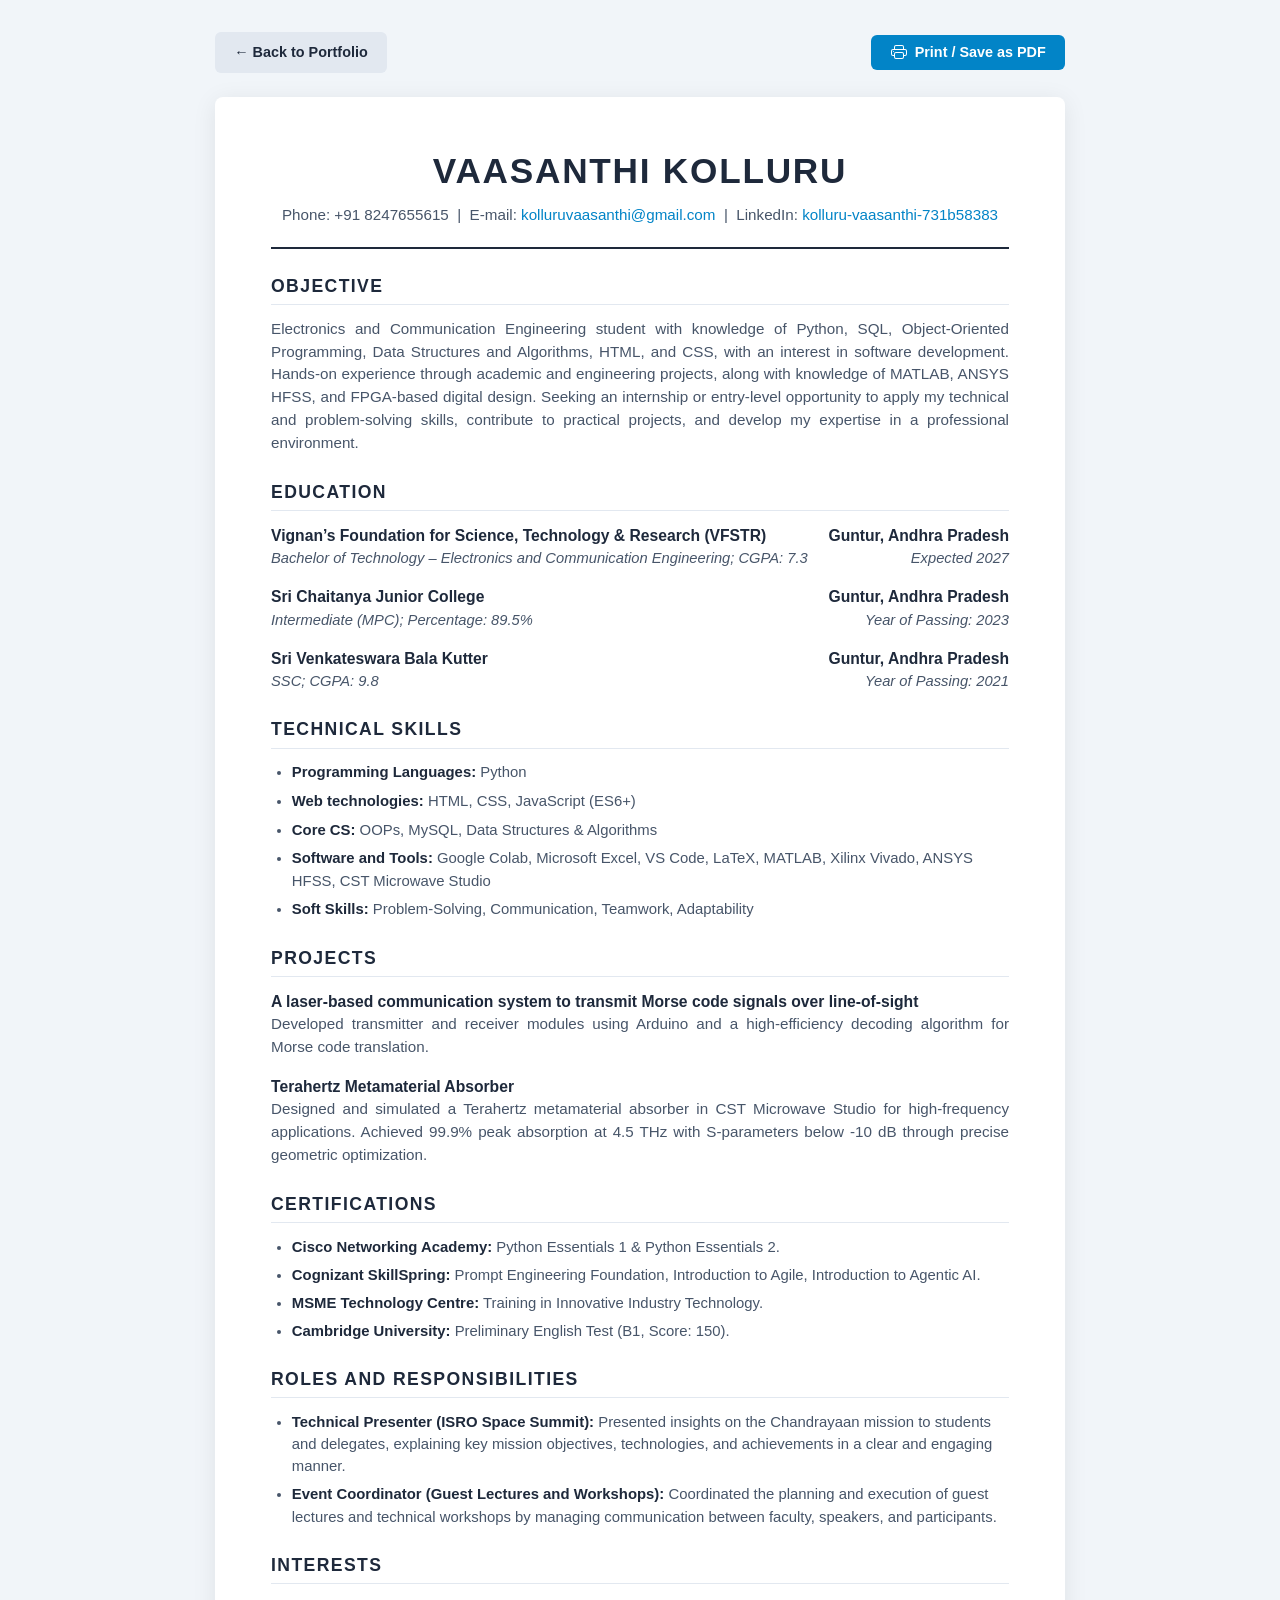
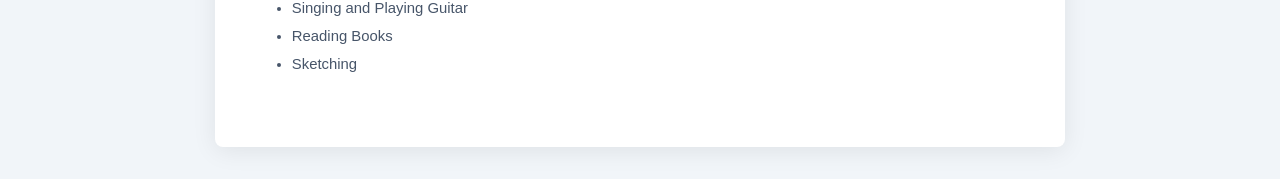
<file: assets/resume.html>
<!DOCTYPE html>
<html lang="en">
<head>
  <meta charset="UTF-8">
  <meta name="viewport" content="width=device-width, initial-scale=1.0">
  <title>Vaasanthi Kolluru - Resume</title>
  <style>
    :root {
      --primary: #1e293b;
      --secondary: #475569;
      --accent: #0284c7;
      --border: #e2e8f0;
      --bg: #ffffff;
    }

    * {
      box-sizing: border-box;
      margin: 0;
      padding: 0;
    }

    body {
      font-family: -apple-system, BlinkMacSystemFont, "Segoe UI", Roboto, Helvetica, Arial, sans-serif;
      color: var(--primary);
      background-color: #f1f5f9;
      line-height: 1.5;
      padding: 2rem 1rem;
    }

    .resume-wrapper {
      max-width: 850px;
      margin: 0 auto;
      background: var(--bg);
      padding: 3rem 3.5rem;
      box-shadow: 0 4px 25px rgba(0,0,0,0.08);
      border-radius: 8px;
    }

    .actions-bar {
      max-width: 850px;
      margin: 0 auto 1.5rem auto;
      display: flex;
      justify-content: space-between;
      align-items: center;
    }

    .btn {
      display: inline-flex;
      align-items: center;
      gap: 0.5rem;
      background: var(--accent);
      color: white;
      padding: 0.6rem 1.2rem;
      border-radius: 6px;
      font-weight: 600;
      font-size: 0.9rem;
      text-decoration: none;
      cursor: pointer;
      border: none;
    }

    .btn-secondary {
      background: #e2e8f0;
      color: var(--primary);
    }

    .btn:hover {
      opacity: 0.9;
    }

    header {
      text-align: center;
      border-bottom: 2px solid var(--primary);
      padding-bottom: 1.25rem;
      margin-bottom: 1.5rem;
    }

    h1 {
      font-size: 2.2rem;
      letter-spacing: 0.05em;
      margin-bottom: 0.4rem;
    }

    .contact-line {
      font-size: 0.95rem;
      color: var(--secondary);
    }

    .contact-line a {
      color: var(--accent);
      text-decoration: none;
    }

    section {
      margin-bottom: 1.5rem;
    }

    h2 {
      font-size: 1.1rem;
      text-transform: uppercase;
      letter-spacing: 0.08em;
      border-bottom: 1px solid var(--border);
      padding-bottom: 0.3rem;
      margin-bottom: 0.8rem;
      color: var(--primary);
    }

    p {
      color: var(--secondary);
      font-size: 0.95rem;
      text-align: justify;
    }

    .entry {
      margin-bottom: 1rem;
    }

    .entry-header {
      display: flex;
      justify-content: space-between;
      align-items: baseline;
      font-weight: 700;
      font-size: 0.98rem;
      color: var(--primary);
    }

    .entry-subheader {
      display: flex;
      justify-content: space-between;
      font-size: 0.92rem;
      color: var(--secondary);
      font-style: italic;
      margin-bottom: 0.35rem;
    }

    ul {
      padding-left: 1.3rem;
      margin-top: 0.4rem;
    }

    li {
      font-size: 0.93rem;
      color: var(--secondary);
      margin-bottom: 0.35rem;
    }

    li strong {
      color: var(--primary);
    }

    .skills-list li {
      margin-bottom: 0.4rem;
    }

    @media print {
      body {
        background: transparent;
        padding: 0;
      }
      .actions-bar {
        display: none;
      }
      .resume-wrapper {
        padding: 0;
        box-shadow: none;
        max-width: 100%;
      }
    }
  </style>
</head>
<body>

  <div class="actions-bar">
    <a href="../index.html" class="btn btn-secondary">&larr; Back to Portfolio</a>
    <button onclick="window.print()" class="btn">
      <svg width="16" height="16" fill="currentColor" viewBox="0 0 16 16">
        <path d="M2.5 8a.5.5 0 1 0 0-1 .5.5 0 0 0 0 1z"/>
        <path d="M5 1a2 2 0 0 0-2 2v2H2a2 2 0 0 0-2 2v3a2 2 0 0 0 2 2h1v1a2 2 0 0 0 2 2h6a2 2 0 0 0 2-2v-1h1a2 2 0 0 0 2-2V7a2 2 0 0 0-2-2h-1V3a2 2 0 0 0-2-2H5zM4 3a1 1 0 0 1 1-1h6a1 1 0 0 1 1 1v2H4V3zm1 5a2 2 0 0 0-2 2v1H2a1 1 0 0 1-1-1V7a1 1 0 0 1 1-1h12a1 1 0 0 1 1 1v3a1 1 0 0 1-1 1h-1v-1a2 2 0 0 0-2-2H5zm7 2v3a1 1 0 0 1-1 1H5a1 1 0 0 1-1-1v-3a1 1 0 0 1 1-1h6a1 1 0 0 1 1 1z"/>
      </svg>
      Print / Save as PDF
    </button>
  </div>

  <main class="resume-wrapper">
    <header>
      <h1>VAASANTHI KOLLURU</h1>
      <div class="contact-line">
        Phone: +91 8247655615 &nbsp;|&nbsp; 
        E-mail: <a href="mailto:kolluruvaasanthi@gmail.com">kolluruvaasanthi@gmail.com</a> &nbsp;|&nbsp; 
        LinkedIn: <a href="https://www.linkedin.com/in/kolluru-vaasanthi-731b58383" target="_blank" rel="noopener">kolluru-vaasanthi-731b58383</a>
      </div>
    </header>

    <section>
      <h2>OBJECTIVE</h2>
      <p>
        Electronics and Communication Engineering student with knowledge of Python, SQL, Object-Oriented Programming,
        Data Structures and Algorithms, HTML, and CSS, with an interest in software development. Hands-on experience
        through academic and engineering projects, along with knowledge of MATLAB, ANSYS HFSS, and FPGA-based digital
        design. Seeking an internship or entry-level opportunity to apply my technical and problem-solving skills, contribute to
        practical projects, and develop my expertise in a professional environment.
      </p>
    </section>

    <section>
      <h2>EDUCATION</h2>
      <div class="entry">
        <div class="entry-header">
          <span>Vignan’s Foundation for Science, Technology & Research (VFSTR)</span>
          <span>Guntur, Andhra Pradesh</span>
        </div>
        <div class="entry-subheader">
          <span>Bachelor of Technology – Electronics and Communication Engineering; CGPA: 7.3</span>
          <span>Expected 2027</span>
        </div>
      </div>

      <div class="entry">
        <div class="entry-header">
          <span>Sri Chaitanya Junior College</span>
          <span>Guntur, Andhra Pradesh</span>
        </div>
        <div class="entry-subheader">
          <span>Intermediate (MPC); Percentage: 89.5%</span>
          <span>Year of Passing: 2023</span>
        </div>
      </div>

      <div class="entry">
        <div class="entry-header">
          <span>Sri Venkateswara Bala Kutter</span>
          <span>Guntur, Andhra Pradesh</span>
        </div>
        <div class="entry-subheader">
          <span>SSC; CGPA: 9.8</span>
          <span>Year of Passing: 2021</span>
        </div>
      </div>
    </section>

    <section>
      <h2>TECHNICAL SKILLS</h2>
      <ul class="skills-list">
        <li><strong>Programming Languages:</strong> Python</li>
        <li><strong>Web technologies:</strong> HTML, CSS, JavaScript (ES6+)</li>
        <li><strong>Core CS:</strong> OOPs, MySQL, Data Structures & Algorithms</li>
        <li><strong>Software and Tools:</strong> Google Colab, Microsoft Excel, VS Code, LaTeX, MATLAB, Xilinx Vivado, ANSYS HFSS, CST Microwave Studio</li>
        <li><strong>Soft Skills:</strong> Problem-Solving, Communication, Teamwork, Adaptability</li>
      </ul>
    </section>

    <section>
      <h2>PROJECTS</h2>
      <div class="entry">
        <div class="entry-header">
          <span>A laser-based communication system to transmit Morse code signals over line-of-sight</span>
        </div>
        <p>
          Developed transmitter and receiver modules using Arduino and a high-efficiency decoding algorithm for Morse code translation.
        </p>
      </div>

      <div class="entry">
        <div class="entry-header">
          <span>Terahertz Metamaterial Absorber</span>
        </div>
        <p>
          Designed and simulated a Terahertz metamaterial absorber in CST Microwave Studio for high-frequency applications. Achieved 99.9% peak absorption at 4.5 THz with S-parameters below -10 dB through precise geometric optimization.
        </p>
      </div>
    </section>

    <section>
      <h2>CERTIFICATIONS</h2>
      <ul>
        <li><strong>Cisco Networking Academy:</strong> Python Essentials 1 & Python Essentials 2.</li>
        <li><strong>Cognizant SkillSpring:</strong> Prompt Engineering Foundation, Introduction to Agile, Introduction to Agentic AI.</li>
        <li><strong>MSME Technology Centre:</strong> Training in Innovative Industry Technology.</li>
        <li><strong>Cambridge University:</strong> Preliminary English Test (B1, Score: 150).</li>
      </ul>
    </section>

    <section>
      <h2>ROLES AND RESPONSIBILITIES</h2>
      <ul>
        <li><strong>Technical Presenter (ISRO Space Summit):</strong> Presented insights on the Chandrayaan mission to students and delegates, explaining key mission objectives, technologies, and achievements in a clear and engaging manner.</li>
        <li><strong>Event Coordinator (Guest Lectures and Workshops):</strong> Coordinated the planning and execution of guest lectures and technical workshops by managing communication between faculty, speakers, and participants.</li>
      </ul>
    </section>

    <section>
      <h2>INTERESTS</h2>
      <ul>
        <li>Singing and Playing Guitar</li>
        <li>Reading Books</li>
        <li>Sketching</li>
      </ul>
    </section>
  </main>

</body>
</html>
</file>
<file: css/style.css>
/* ===================================================================
   VAASANTHI KOLLURU - PORTFOLIO STYLESHEET
   Clean, Modern, Responsive & GitHub Pages Ready
   =================================================================== */

/* -------------------------------------------------------------------
   1. CSS VARIABLES & THEMES
   ------------------------------------------------------------------- */
:root {
  /* Color Palette - Dark Theme (Default) */
  --bg-body: #0a0e17;
  --bg-surface: #111827;
  --bg-card: #162032;
  --bg-card-hover: #1c2a42;
  --bg-glass: rgba(17, 24, 39, 0.75);
  --bg-glass-card: rgba(22, 32, 50, 0.65);
  
  --border-subtle: rgba(255, 255, 255, 0.08);
  --border-focus: rgba(56, 189, 248, 0.5);
  --border-glow: 0 0 20px rgba(56, 189, 248, 0.25);
  
  --text-primary: #f8fafc;
  --text-secondary: #94a3b8;
  --text-muted: #64748b;
  
  --accent-cyan: #38bdf8;
  --accent-blue: #3b82f6;
  --accent-indigo: #818cf8;
  --accent-purple: #c084fc;
  --accent-emerald: #34d399;
  --accent-amber: #fbbf24;
  
  --gradient-primary: linear-gradient(135deg, #38bdf8 0%, #818cf8 100%);
  --gradient-secondary: linear-gradient(135deg, #818cf8 0%, #c084fc 100%);
  --gradient-accent: linear-gradient(135deg, #38bdf8 0%, #34d399 100%);
  --gradient-card: linear-gradient(180deg, rgba(30, 41, 59, 0.7) 0%, rgba(15, 23, 42, 0.8) 100%);
  
  --shadow-sm: 0 2px 8px rgba(0, 0, 0, 0.3);
  --shadow-md: 0 8px 24px rgba(0, 0, 0, 0.4);
  --shadow-lg: 0 16px 40px rgba(0, 0, 0, 0.5);
  --shadow-glow: 0 0 25px rgba(56, 189, 248, 0.2);
  
  /* Layout & Sizing */
  --font-sans: 'Inter', -apple-system, BlinkMacSystemFont, 'Segoe UI', Roboto, Helvetica, Arial, sans-serif;
  --font-mono: 'JetBrains Mono', 'Fira Code', 'Courier New', monospace;
  --nav-height: 72px;
  --radius-sm: 6px;
  --radius-md: 12px;
  --radius-lg: 20px;
  --radius-full: 9999px;
  --transition-fast: 0.2s cubic-bezier(0.4, 0, 0.2, 1);
  --transition-normal: 0.3s cubic-bezier(0.4, 0, 0.2, 1);
  --transition-slow: 0.5s cubic-bezier(0.4, 0, 0.2, 1);
}

/* Light Theme */
[data-theme="light"] {
  --bg-body: #f8fafc;
  --bg-surface: #ffffff;
  --bg-card: #f1f5f9;
  --bg-card-hover: #e2e8f0;
  --bg-glass: rgba(255, 255, 255, 0.85);
  --bg-glass-card: rgba(248, 250, 252, 0.8);
  
  --border-subtle: rgba(0, 0, 0, 0.08);
  --border-focus: rgba(2, 132, 199, 0.4);
  --border-glow: 0 0 16px rgba(2, 132, 199, 0.15);
  
  --text-primary: #0f172a;
  --text-secondary: #475569;
  --text-muted: #64748b;
  
  --accent-cyan: #0284c7;
  --accent-blue: #2563eb;
  --accent-indigo: #4f46e5;
  --accent-purple: #9333ea;
  --accent-emerald: #059669;
  --accent-amber: #d97706;
  
  --gradient-primary: linear-gradient(135deg, #0284c7 0%, #4f46e5 100%);
  --gradient-secondary: linear-gradient(135deg, #4f46e5 0%, #9333ea 100%);
  --gradient-accent: linear-gradient(135deg, #0284c7 0%, #059669 100%);
  --gradient-card: linear-gradient(180deg, rgba(255, 255, 255, 0.9) 0%, rgba(241, 245, 249, 0.9) 100%);
  
  --shadow-sm: 0 2px 8px rgba(0, 0, 0, 0.06);
  --shadow-md: 0 8px 24px rgba(0, 0, 0, 0.08);
  --shadow-lg: 0 16px 40px rgba(0, 0, 0, 0.1);
  --shadow-glow: 0 0 20px rgba(2, 132, 199, 0.15);
}

/* -------------------------------------------------------------------
   2. GLOBAL RESETS & BASE STYLES
   ------------------------------------------------------------------- */
*, *::before, *::after {
  box-sizing: border-box;
  margin: 0;
  padding: 0;
}

html {
  scroll-behavior: smooth;
  font-size: 16px;
  -webkit-text-size-adjust: 100%;
}

body {
  font-family: var(--font-sans);
  background-color: var(--bg-body);
  color: var(--text-primary);
  line-height: 1.65;
  overflow-x: hidden;
  transition: background-color var(--transition-normal), color var(--transition-normal);
  position: relative;
  min-height: 100vh;
}

/* Background Ambient Lighting Effect */
.ambient-glow {
  position: fixed;
  top: 0;
  left: 0;
  width: 100%;
  height: 100%;
  pointer-events: none;
  z-index: 0;
  overflow: hidden;
}

.ambient-blob {
  position: absolute;
  border-radius: 50%;
  filter: blur(120px);
  opacity: 0.18;
  will-change: transform;
}

.ambient-blob-1 {
  width: 500px;
  height: 500px;
  background: var(--accent-cyan);
  top: -100px;
  right: -100px;
  animation: floatOrb 22s ease-in-out infinite alternate;
}

.ambient-blob-2 {
  width: 600px;
  height: 600px;
  background: var(--accent-indigo);
  bottom: 10%;
  left: -200px;
  animation: floatOrb 28s ease-in-out infinite alternate-reverse;
}

.ambient-blob-3 {
  width: 400px;
  height: 400px;
  background: var(--accent-purple);
  top: 45%;
  right: -150px;
  animation: floatOrb 20s ease-in-out infinite alternate;
}

@keyframes floatOrb {
  0% { transform: translate(0, 0) scale(1); }
  50% { transform: translate(40px, 60px) scale(1.1); }
  100% { transform: translate(-30px, 30px) scale(0.95); }
}

/* Custom Scrollbar */
::-webkit-scrollbar {
  width: 10px;
}
::-webkit-scrollbar-track {
  background: var(--bg-body);
}
::-webkit-scrollbar-thumb {
  background: var(--border-subtle);
  border-radius: var(--radius-full);
  border: 2px solid var(--bg-body);
}
::-webkit-scrollbar-thumb:hover {
  background: var(--accent-cyan);
}

/* Typography Helpers */
h1, h2, h3, h4, h5, h6 {
  color: var(--text-primary);
  font-weight: 700;
  line-height: 1.25;
}

p {
  color: var(--text-secondary);
}

a {
  color: var(--accent-cyan);
  text-decoration: none;
  transition: color var(--transition-fast), border-color var(--transition-fast);
}

a:hover {
  color: var(--accent-indigo);
}

code {
  font-family: var(--font-mono);
  background-color: rgba(56, 189, 248, 0.1);
  color: var(--accent-cyan);
  padding: 0.2rem 0.4rem;
  border-radius: var(--radius-sm);
  font-size: 0.9em;
}

.container {
  width: 100%;
  max-width: 1200px;
  margin: 0 auto;
  padding: 0 1.5rem;
  position: relative;
  z-index: 1;
}

.section {
  padding: 5.5rem 0;
  position: relative;
}

.section-header {
  text-align: center;
  margin-bottom: 3.5rem;
  position: relative;
}

.section-tag {
  display: inline-flex;
  align-items: center;
  gap: 0.5rem;
  font-family: var(--font-mono);
  font-size: 0.825rem;
  font-weight: 600;
  text-transform: uppercase;
  letter-spacing: 0.1em;
  color: var(--accent-cyan);
  background: rgba(56, 189, 248, 0.1);
  border: 1px solid rgba(56, 189, 248, 0.25);
  padding: 0.35rem 0.85rem;
  border-radius: var(--radius-full);
  margin-bottom: 0.75rem;
}

.section-title {
  font-size: 2.25rem;
  margin-bottom: 0.75rem;
  letter-spacing: -0.02em;
}

.section-title .gradient-text {
  background: var(--gradient-primary);
  -webkit-background-clip: text;
  -webkit-text-fill-color: transparent;
}

.section-subtitle {
  font-size: 1.05rem;
  color: var(--text-secondary);
  max-width: 620px;
  margin: 0 auto;
}

/* -------------------------------------------------------------------
   3. NAVIGATION BAR
   ------------------------------------------------------------------- */
.navbar {
  position: fixed;
  top: 0;
  left: 0;
  width: 100%;
  height: var(--nav-height);
  background: var(--bg-glass);
  backdrop-filter: blur(14px);
  -webkit-backdrop-filter: blur(14px);
  border-bottom: 1px solid var(--border-subtle);
  z-index: 1000;
  transition: all var(--transition-normal);
}

.navbar.scrolled {
  box-shadow: var(--shadow-sm);
  background: var(--bg-glass);
}

.nav-container {
  display: flex;
  align-items: center;
  justify-content: space-between;
  height: 100%;
}

.nav-logo {
  display: flex;
  align-items: center;
  gap: 0.75rem;
  font-weight: 700;
  font-size: 1.25rem;
  color: var(--text-primary);
  letter-spacing: -0.01em;
}

.nav-logo-badge {
  display: flex;
  align-items: center;
  justify-content: center;
  width: 40px;
  height: 40px;
  border-radius: var(--radius-md);
  background: var(--gradient-primary);
  color: #ffffff;
  font-weight: 800;
  font-size: 1.1rem;
  box-shadow: 0 4px 12px rgba(56, 189, 248, 0.3);
  transition: transform var(--transition-fast);
}

.nav-logo:hover .nav-logo-badge {
  transform: rotate(6deg) scale(1.05);
}

.nav-menu {
  display: flex;
  align-items: center;
  gap: 1.75rem;
  list-style: none;
}

.nav-link {
  color: var(--text-secondary);
  font-size: 0.95rem;
  font-weight: 500;
  padding: 0.4rem 0.2rem;
  position: relative;
  transition: color var(--transition-fast);
}

.nav-link::after {
  content: '';
  position: absolute;
  bottom: 0;
  left: 0;
  width: 0%;
  height: 2px;
  background: var(--accent-cyan);
  transition: width var(--transition-normal);
  border-radius: var(--radius-full);
}

.nav-link:hover,
.nav-link.active {
  color: var(--text-primary);
}

.nav-link.active::after {
  width: 100%;
}

.nav-actions {
  display: flex;
  align-items: center;
  gap: 1rem;
}

/* Theme Toggle Button */
.theme-toggle {
  background: var(--bg-card);
  border: 1px solid var(--border-subtle);
  color: var(--text-secondary);
  width: 40px;
  height: 40px;
  border-radius: var(--radius-md);
  cursor: pointer;
  display: flex;
  align-items: center;
  justify-content: center;
  transition: all var(--transition-fast);
}

.theme-toggle:hover {
  color: var(--accent-cyan);
  border-color: var(--accent-cyan);
  transform: translateY(-2px);
}

.theme-toggle svg {
  width: 20px;
  height: 20px;
  stroke: currentColor;
  stroke-width: 2;
  fill: none;
  stroke-linecap: round;
  stroke-linejoin: round;
}

.sun-icon { display: none; }
.moon-icon { display: block; }
[data-theme="light"] .sun-icon { display: block; }
[data-theme="light"] .moon-icon { display: none; }

/* Mobile Menu Toggle */
.mobile-toggle {
  display: none;
  background: transparent;
  border: none;
  color: var(--text-primary);
  font-size: 1.5rem;
  cursor: pointer;
  padding: 0.25rem;
}

/* -------------------------------------------------------------------
   4. BUTTONS & UI COMPONENTS
   ------------------------------------------------------------------- */
.btn {
  display: inline-flex;
  align-items: center;
  justify-content: center;
  gap: 0.6rem;
  padding: 0.75rem 1.5rem;
  font-size: 0.95rem;
  font-weight: 600;
  border-radius: var(--radius-md);
  cursor: pointer;
  transition: all var(--transition-fast);
  border: 1px solid transparent;
  text-decoration: none;
  line-height: 1;
}

.btn-primary {
  background: var(--gradient-primary);
  color: #ffffff;
  box-shadow: 0 4px 15px rgba(56, 189, 248, 0.3);
}

.btn-primary:hover {
  box-shadow: 0 6px 20px rgba(56, 189, 248, 0.45);
  transform: translateY(-2px);
  color: #ffffff;
}

.btn-secondary {
  background: var(--bg-card);
  color: var(--text-primary);
  border-color: var(--border-subtle);
}

.btn-secondary:hover {
  border-color: var(--accent-cyan);
  color: var(--accent-cyan);
  transform: translateY(-2px);
}

.btn-outline {
  background: transparent;
  color: var(--accent-cyan);
  border-color: var(--accent-cyan);
}

.btn-outline:hover {
  background: rgba(56, 189, 248, 0.1);
  transform: translateY(-2px);
}

.btn-sm {
  padding: 0.5rem 1rem;
  font-size: 0.85rem;
}

.btn-icon {
  width: 18px;
  height: 18px;
  stroke: currentColor;
  stroke-width: 2;
  fill: none;
}

/* -------------------------------------------------------------------
   5. HERO SECTION
   ------------------------------------------------------------------- */
.hero-section {
  min-height: 100vh;
  display: flex;
  align-items: center;
  padding-top: calc(var(--nav-height) + 2rem);
  padding-bottom: 4rem;
  position: relative;
}

.hero-grid {
  display: grid;
  grid-template-columns: 1.2fr 0.8fr;
  align-items: center;
  gap: 3.5rem;
}

.hero-content {
  display: flex;
  flex-direction: column;
  gap: 1.5rem;
}

.hero-status-badge {
  display: inline-flex;
  align-items: center;
  gap: 0.6rem;
  padding: 0.45rem 1rem;
  background: var(--bg-card);
  border: 1px solid var(--border-subtle);
  border-radius: var(--radius-full);
  font-size: 0.85rem;
  color: var(--text-secondary);
  width: fit-content;
}

.status-dot {
  width: 8px;
  height: 8px;
  background-color: var(--accent-emerald);
  border-radius: 50%;
  box-shadow: 0 0 10px var(--accent-emerald);
  animation: pulseDot 2s infinite ease-in-out;
}

@keyframes pulseDot {
  0%, 100% { opacity: 1; transform: scale(1); }
  50% { opacity: 0.5; transform: scale(0.85); }
}

.hero-title {
  font-size: 3.5rem;
  font-weight: 800;
  letter-spacing: -0.03em;
  line-height: 1.15;
}

.hero-title .name-highlight {
  background: var(--gradient-primary);
  -webkit-background-clip: text;
  -webkit-text-fill-color: transparent;
  display: inline-block;
}

.hero-role-wrapper {
  font-size: 1.4rem;
  font-weight: 600;
  color: var(--text-secondary);
  display: flex;
  align-items: center;
  gap: 0.5rem;
  min-height: 2rem;
}

.hero-typing-text {
  color: var(--accent-cyan);
  font-family: var(--font-mono);
  border-right: 2px solid var(--accent-cyan);
  padding-right: 4px;
  white-space: nowrap;
  animation: blinkCursor 0.8s infinite;
}

@keyframes blinkCursor {
  0%, 100% { border-color: var(--accent-cyan); }
  50% { border-color: transparent; }
}

.hero-bio {
  font-size: 1.1rem;
  color: var(--text-secondary);
  line-height: 1.7;
  max-width: 580px;
}

.hero-buttons {
  display: flex;
  flex-wrap: wrap;
  gap: 1rem;
  margin-top: 0.5rem;
}

.hero-socials {
  display: flex;
  align-items: center;
  gap: 1.25rem;
  margin-top: 0.5rem;
}

.social-link {
  width: 42px;
  height: 42px;
  border-radius: var(--radius-md);
  background: var(--bg-card);
  border: 1px solid var(--border-subtle);
  display: flex;
  align-items: center;
  justify-content: center;
  color: var(--text-secondary);
  transition: all var(--transition-fast);
}

.social-link:hover {
  color: var(--accent-cyan);
  border-color: var(--accent-cyan);
  transform: translateY(-3px);
  box-shadow: 0 6px 16px rgba(56, 189, 248, 0.2);
}

.social-link svg {
  width: 20px;
  height: 20px;
  fill: currentColor;
}

/* Hero Visual / Avatar Card */
.hero-visual {
  position: relative;
  display: flex;
  justify-content: center;
  align-items: center;
}

.profile-card-wrapper {
  position: relative;
  width: 100%;
  max-width: 380px;
}

.profile-glow-ring {
  position: absolute;
  inset: -10px;
  background: var(--gradient-primary);
  border-radius: var(--radius-lg);
  filter: blur(25px);
  opacity: 0.35;
  z-index: 0;
  transition: opacity var(--transition-normal);
}

.profile-card-wrapper:hover .profile-glow-ring {
  opacity: 0.6;
}

.profile-card {
  position: relative;
  z-index: 1;
  background: var(--bg-glass-card);
  border: 1px solid var(--border-subtle);
  border-radius: var(--radius-lg);
  padding: 2rem;
  backdrop-filter: blur(16px);
  -webkit-backdrop-filter: blur(16px);
  box-shadow: var(--shadow-lg);
  text-align: center;
}

.profile-avatar-container {
  position: relative;
  width: 160px;
  height: 160px;
  margin: 0 auto 1.5rem;
}

.avatar-graphic {
  width: 100%;
  height: 100%;
  border-radius: 50%;
  background: linear-gradient(135deg, #1e293b, #0f172a);
  border: 3px solid rgba(56, 189, 248, 0.4);
  display: flex;
  align-items: center;
  justify-content: center;
  overflow: hidden;
  box-shadow: 0 8px 24px rgba(0, 0, 0, 0.4);
  position: relative;
}

.avatar-graphic svg {
  width: 80%;
  height: 80%;
}

.avatar-orbit {
  position: absolute;
  inset: -8px;
  border: 1.5px dashed rgba(56, 189, 248, 0.4);
  border-radius: 50%;
  animation: orbitRotate 18s linear infinite;
  pointer-events: none;
}

@keyframes orbitRotate {
  from { transform: rotate(0deg); }
  to { transform: rotate(360deg); }
}

.orbit-satellite {
  position: absolute;
  top: -4px;
  left: 50%;
  width: 10px;
  height: 10px;
  margin-left: -5px;
  background: var(--accent-cyan);
  border-radius: 50%;
  box-shadow: 0 0 10px var(--accent-cyan);
}

.profile-card-name {
  font-size: 1.35rem;
  font-weight: 700;
  margin-bottom: 0.25rem;
}

.profile-card-dept {
  font-size: 0.875rem;
  color: var(--accent-cyan);
  font-family: var(--font-mono);
  margin-bottom: 1.25rem;
}

.profile-stats-grid {
  display: grid;
  grid-template-columns: 1fr 1fr;
  gap: 0.75rem;
  border-top: 1px solid var(--border-subtle);
  padding-top: 1.25rem;
  text-align: left;
}

.stat-item {
  background: rgba(0, 0, 0, 0.15);
  padding: 0.65rem 0.85rem;
  border-radius: var(--radius-sm);
  border: 1px solid var(--border-subtle);
}

.stat-val {
  font-size: 1.1rem;
  font-weight: 700;
  color: var(--accent-cyan);
  display: block;
}

.stat-label {
  font-size: 0.75rem;
  color: var(--text-muted);
  text-transform: uppercase;
  letter-spacing: 0.05em;
}

/* -------------------------------------------------------------------
   6. ABOUT ME SECTION
   ------------------------------------------------------------------- */
.about-grid {
  display: grid;
  grid-template-columns: 1fr 1fr;
  gap: 3rem;
  align-items: start;
}

.about-card {
  background: var(--bg-card);
  border: 1px solid var(--border-subtle);
  border-radius: var(--radius-lg);
  padding: 2.25rem;
  box-shadow: var(--shadow-sm);
  position: relative;
  overflow: hidden;
}

.about-card::before {
  content: '';
  position: absolute;
  top: 0;
  left: 0;
  width: 100%;
  height: 3px;
  background: var(--gradient-primary);
}

.about-text p {
  margin-bottom: 1.2rem;
  font-size: 1rem;
  line-height: 1.75;
}

.about-key-highlights {
  display: grid;
  grid-template-columns: repeat(auto-fit, minmax(200px, 1fr));
  gap: 1rem;
  margin-top: 1.75rem;
}

.highlight-box {
  display: flex;
  align-items: flex-start;
  gap: 0.85rem;
  padding: 1rem;
  background: rgba(0, 0, 0, 0.2);
  border-radius: var(--radius-md);
  border: 1px solid var(--border-subtle);
}

.highlight-icon {
  font-size: 1.35rem;
  color: var(--accent-cyan);
  flex-shrink: 0;
}

.highlight-title {
  font-size: 0.9rem;
  font-weight: 600;
  color: var(--text-primary);
}

.highlight-desc {
  font-size: 0.8rem;
  color: var(--text-secondary);
}

/* Interests / Hobbies Cards */
.interests-section {
  margin-top: 2rem;
}

.interests-title {
  font-size: 1.1rem;
  font-weight: 700;
  margin-bottom: 1rem;
  display: flex;
  align-items: center;
  gap: 0.5rem;
}

.interests-chips {
  display: flex;
  flex-wrap: wrap;
  gap: 0.75rem;
}

.interest-chip {
  display: inline-flex;
  align-items: center;
  gap: 0.6rem;
  padding: 0.6rem 1rem;
  background: var(--bg-surface);
  border: 1px solid var(--border-subtle);
  border-radius: var(--radius-full);
  font-size: 0.875rem;
  font-weight: 500;
  color: var(--text-primary);
  transition: all var(--transition-fast);
}

.interest-chip:hover {
  border-color: var(--accent-indigo);
  transform: translateY(-2px);
  color: var(--accent-indigo);
}

/* -------------------------------------------------------------------
   7. SKILLS SECTION
   ------------------------------------------------------------------- */
.skills-filter-container {
  display: flex;
  justify-content: center;
  flex-wrap: wrap;
  gap: 0.75rem;
  margin-bottom: 2.5rem;
}

.filter-btn {
  background: var(--bg-card);
  border: 1px solid var(--border-subtle);
  color: var(--text-secondary);
  padding: 0.55rem 1.25rem;
  border-radius: var(--radius-full);
  font-size: 0.875rem;
  font-weight: 600;
  cursor: pointer;
  transition: all var(--transition-fast);
}

.filter-btn:hover,
.filter-btn.active {
  background: var(--accent-cyan);
  color: #0b0f19;
  border-color: var(--accent-cyan);
  box-shadow: 0 4px 14px rgba(56, 189, 248, 0.35);
}

.skills-grid {
  display: grid;
  grid-template-columns: repeat(auto-fill, minmax(260px, 1fr));
  gap: 1.5rem;
}

.skill-card {
  background: var(--bg-card);
  border: 1px solid var(--border-subtle);
  border-radius: var(--radius-md);
  padding: 1.5rem;
  transition: all var(--transition-normal);
  display: flex;
  flex-direction: column;
  justify-content: space-between;
  position: relative;
  overflow: hidden;
}

.skill-card:hover {
  transform: translateY(-4px);
  border-color: var(--border-focus);
  box-shadow: var(--shadow-glow);
}

.skill-card-top {
  display: flex;
  align-items: center;
  gap: 1rem;
  margin-bottom: 1rem;
}

.skill-icon-wrap {
  width: 44px;
  height: 44px;
  border-radius: var(--radius-md);
  background: rgba(56, 189, 248, 0.1);
  display: flex;
  align-items: center;
  justify-content: center;
  color: var(--accent-cyan);
  font-size: 1.25rem;
  flex-shrink: 0;
}

.skill-info h3 {
  font-size: 1.05rem;
  margin-bottom: 0.2rem;
}

.skill-category-tag {
  font-size: 0.75rem;
  font-family: var(--font-mono);
  color: var(--accent-indigo);
  text-transform: uppercase;
}

.skill-desc {
  font-size: 0.85rem;
  color: var(--text-secondary);
  line-height: 1.5;
  margin-bottom: 1.25rem;
}

.skill-level-bar {
  width: 100%;
  height: 6px;
  background: rgba(255, 255, 255, 0.08);
  border-radius: var(--radius-full);
  overflow: hidden;
  position: relative;
}

.skill-level-fill {
  height: 100%;
  background: var(--gradient-primary);
  border-radius: var(--radius-full);
  transition: width 1s ease-in-out;
}

/* -------------------------------------------------------------------
   8. PROJECTS SECTION
   ------------------------------------------------------------------- */
.projects-grid {
  display: grid;
  grid-template-columns: repeat(auto-fit, minmax(340px, 1fr));
  gap: 2rem;
}

.project-card {
  background: var(--bg-card);
  border: 1px solid var(--border-subtle);
  border-radius: var(--radius-lg);
  overflow: hidden;
  display: flex;
  flex-direction: column;
  transition: all var(--transition-normal);
  position: relative;
}

.project-card:hover {
  transform: translateY(-6px);
  border-color: var(--border-focus);
  box-shadow: var(--shadow-lg);
}

.project-banner {
  height: 180px;
  background: linear-gradient(135deg, #1e293b, #0f172a);
  display: flex;
  align-items: center;
  justify-content: center;
  position: relative;
  overflow: hidden;
  border-bottom: 1px solid var(--border-subtle);
}

.project-visual-canvas {
  width: 100%;
  height: 100%;
  display: flex;
  align-items: center;
  justify-content: center;
  position: relative;
}

/* Laser project visual */
.laser-visual {
  display: flex;
  align-items: center;
  gap: 1.5rem;
}

.laser-emitter {
  width: 32px;
  height: 32px;
  background: #ef4444;
  border-radius: 6px;
  display: flex;
  align-items: center;
  justify-content: center;
  box-shadow: 0 0 15px rgba(239, 68, 68, 0.8);
}

.laser-beam {
  width: 100px;
  height: 3px;
  background: #ef4444;
  box-shadow: 0 0 12px #ef4444, 0 0 20px #ef4444;
  position: relative;
  animation: laserPulse 1.8s infinite alternate;
}

@keyframes laserPulse {
  0% { opacity: 0.4; width: 60px; }
  100% { opacity: 1; width: 110px; }
}

.laser-detector {
  width: 32px;
  height: 32px;
  background: #10b981;
  border-radius: 6px;
  display: flex;
  align-items: center;
  justify-content: center;
  box-shadow: 0 0 15px rgba(16, 185, 129, 0.8);
}

/* Metamaterial visual */
.meta-visual {
  display: grid;
  grid-template-columns: repeat(4, 28px);
  gap: 8px;
}

.meta-cell {
  width: 28px;
  height: 28px;
  border: 2px solid var(--accent-cyan);
  border-radius: 4px;
  position: relative;
  animation: waveAbsorb 2.4s infinite ease-in-out;
}

.meta-cell:nth-child(even) {
  animation-delay: 0.4s;
  border-color: var(--accent-indigo);
}

@keyframes waveAbsorb {
  0%, 100% { transform: scale(1); opacity: 0.6; }
  50% { transform: scale(1.15); opacity: 1; background: rgba(56, 189, 248, 0.2); }
}

.project-badge-top {
  position: absolute;
  top: 1rem;
  right: 1rem;
  background: rgba(15, 23, 42, 0.8);
  backdrop-filter: blur(8px);
  border: 1px solid var(--border-subtle);
  padding: 0.3rem 0.75rem;
  border-radius: var(--radius-full);
  font-family: var(--font-mono);
  font-size: 0.75rem;
  color: var(--accent-cyan);
}

.project-body {
  padding: 1.75rem;
  display: flex;
  flex-direction: column;
  flex-grow: 1;
}

.project-title {
  font-size: 1.35rem;
  margin-bottom: 0.75rem;
  line-height: 1.3;
}

.project-desc {
  font-size: 0.925rem;
  color: var(--text-secondary);
  line-height: 1.6;
  margin-bottom: 1.25rem;
  flex-grow: 1;
}

.project-highlight-metric {
  background: rgba(56, 189, 248, 0.08);
  border-left: 3px solid var(--accent-cyan);
  padding: 0.65rem 0.85rem;
  border-radius: 0 var(--radius-sm) var(--radius-sm) 0;
  font-size: 0.85rem;
  color: var(--text-primary);
  margin-bottom: 1.25rem;
}

.project-tags {
  display: flex;
  flex-wrap: wrap;
  gap: 0.5rem;
  margin-bottom: 1.5rem;
}

.project-tag {
  font-size: 0.75rem;
  font-family: var(--font-mono);
  background: rgba(255, 255, 255, 0.06);
  border: 1px solid var(--border-subtle);
  padding: 0.25rem 0.6rem;
  border-radius: var(--radius-sm);
  color: var(--text-secondary);
}

.project-actions {
  display: flex;
  align-items: center;
  gap: 0.75rem;
  border-top: 1px solid var(--border-subtle);
  padding-top: 1.25rem;
}

/* -------------------------------------------------------------------
   9. INTERACTIVE PROJECT MODAL & MORSE SIMULATOR
   ------------------------------------------------------------------- */
.modal-overlay {
  position: fixed;
  inset: 0;
  background: rgba(0, 0, 0, 0.8);
  backdrop-filter: blur(10px);
  -webkit-backdrop-filter: blur(10px);
  z-index: 2000;
  display: flex;
  align-items: center;
  justify-content: center;
  padding: 1.5rem;
  opacity: 0;
  visibility: hidden;
  transition: opacity var(--transition-normal), visibility var(--transition-normal);
}

.modal-overlay.active {
  opacity: 1;
  visibility: visible;
}

.modal-container {
  background: var(--bg-surface);
  border: 1px solid var(--border-subtle);
  border-radius: var(--radius-lg);
  max-width: 760px;
  width: 100%;
  max-height: 90vh;
  overflow-y: auto;
  box-shadow: var(--shadow-lg);
  position: relative;
  transform: scale(0.95) translateY(20px);
  transition: transform var(--transition-normal);
}

.modal-overlay.active .modal-container {
  transform: scale(1) translateY(0);
}

.modal-header {
  padding: 1.75rem 2rem 1.25rem;
  border-bottom: 1px solid var(--border-subtle);
  display: flex;
  align-items: flex-start;
  justify-content: space-between;
  position: sticky;
  top: 0;
  background: var(--bg-surface);
  z-index: 10;
}

.modal-close-btn {
  background: var(--bg-card);
  border: 1px solid var(--border-subtle);
  color: var(--text-secondary);
  width: 36px;
  height: 36px;
  border-radius: 50%;
  display: flex;
  align-items: center;
  justify-content: center;
  cursor: pointer;
  transition: all var(--transition-fast);
  flex-shrink: 0;
}

.modal-close-btn:hover {
  color: #ef4444;
  border-color: #ef4444;
  transform: rotate(90deg);
}

.modal-content-body {
  padding: 2rem;
}

/* Morse Interactive Simulator Inside Modal */
.morse-simulator-box {
  background: var(--bg-card);
  border: 1px solid var(--border-subtle);
  border-radius: var(--radius-md);
  padding: 1.5rem;
  margin-top: 1.5rem;
}

.sim-header {
  display: flex;
  align-items: center;
  justify-content: space-between;
  margin-bottom: 1rem;
}

.sim-title {
  font-size: 1rem;
  font-weight: 700;
  color: var(--accent-cyan);
  display: flex;
  align-items: center;
  gap: 0.5rem;
}

.sim-laser-bulb {
  width: 18px;
  height: 18px;
  background-color: #334155;
  border-radius: 50%;
  transition: background-color 0.05s ease, box-shadow 0.05s ease;
}

.sim-laser-bulb.transmitting {
  background-color: #ef4444;
  box-shadow: 0 0 18px #ef4444, 0 0 30px #ef4444;
}

.sim-input-group {
  margin-bottom: 1rem;
}

.sim-input {
  width: 100%;
  background: var(--bg-surface);
  border: 1px solid var(--border-subtle);
  border-radius: var(--radius-sm);
  padding: 0.75rem 1rem;
  color: var(--text-primary);
  font-family: var(--font-mono);
  font-size: 0.95rem;
}

.sim-input:focus {
  outline: none;
  border-color: var(--accent-cyan);
}

.sim-output-box {
  background: var(--bg-surface);
  border: 1px dashed var(--border-subtle);
  border-radius: var(--radius-sm);
  padding: 0.85rem;
  font-family: var(--font-mono);
  font-size: 1.1rem;
  letter-spacing: 0.15em;
  color: var(--accent-cyan);
  min-height: 48px;
  display: flex;
  align-items: center;
  word-break: break-all;
}

.sim-controls {
  display: flex;
  align-items: center;
  gap: 1rem;
  margin-top: 1rem;
}

/* -------------------------------------------------------------------
   10. EDUCATION & TIMELINE SECTION
   ------------------------------------------------------------------- */
.timeline {
  position: relative;
  max-width: 860px;
  margin: 0 auto;
}

.timeline::before {
  content: '';
  position: absolute;
  top: 10px;
  bottom: 10px;
  left: 24px;
  width: 2px;
  background: var(--border-subtle);
}

.timeline-item {
  position: relative;
  padding-left: 65px;
  margin-bottom: 2.75rem;
}

.timeline-item:last-child {
  margin-bottom: 0;
}

.timeline-marker {
  position: absolute;
  left: 12px;
  top: 4px;
  width: 26px;
  height: 26px;
  border-radius: 50%;
  background: var(--bg-surface);
  border: 2px solid var(--accent-cyan);
  display: flex;
  align-items: center;
  justify-content: center;
  box-shadow: 0 0 12px rgba(56, 189, 248, 0.3);
  z-index: 2;
}

.timeline-marker::after {
  content: '';
  width: 10px;
  height: 10px;
  background: var(--accent-cyan);
  border-radius: 50%;
}

.timeline-card {
  background: var(--bg-card);
  border: 1px solid var(--border-subtle);
  border-radius: var(--radius-md);
  padding: 1.75rem;
  box-shadow: var(--shadow-sm);
  transition: all var(--transition-normal);
}

.timeline-card:hover {
  border-color: var(--border-focus);
  transform: translateX(4px);
  box-shadow: var(--shadow-md);
}

.timeline-header {
  display: flex;
  flex-wrap: wrap;
  align-items: center;
  justify-content: space-between;
  gap: 0.5rem;
  margin-bottom: 0.5rem;
}

.timeline-role {
  font-size: 1.2rem;
  font-weight: 700;
  color: var(--text-primary);
}

.timeline-badge {
  background: rgba(56, 189, 248, 0.1);
  color: var(--accent-cyan);
  border: 1px solid rgba(56, 189, 248, 0.2);
  padding: 0.25rem 0.75rem;
  border-radius: var(--radius-full);
  font-size: 0.8rem;
  font-family: var(--font-mono);
  font-weight: 600;
}

.timeline-institution {
  font-size: 0.95rem;
  color: var(--accent-indigo);
  margin-bottom: 0.5rem;
  display: flex;
  align-items: center;
  gap: 0.5rem;
}

.timeline-meta {
  font-size: 0.85rem;
  color: var(--text-muted);
  margin-bottom: 1rem;
}

.timeline-details {
  font-size: 0.925rem;
  color: var(--text-secondary);
  line-height: 1.6;
}

.timeline-details ul {
  padding-left: 1.25rem;
  margin-top: 0.5rem;
}

.timeline-details li {
  margin-bottom: 0.4rem;
}

/* -------------------------------------------------------------------
   11. CERTIFICATIONS & ROLES SECTION
   ------------------------------------------------------------------- */
.certs-grid {
  display: grid;
  grid-template-columns: repeat(auto-fit, minmax(280px, 1fr));
  gap: 1.5rem;
}

.cert-card {
  background: var(--bg-card);
  border: 1px solid var(--border-subtle);
  border-radius: var(--radius-md);
  padding: 1.5rem;
  transition: all var(--transition-normal);
  display: flex;
  flex-direction: column;
  position: relative;
}

.cert-card:hover {
  transform: translateY(-4px);
  border-color: var(--border-focus);
  box-shadow: var(--shadow-glow);
}

.cert-issuer {
  font-family: var(--font-mono);
  font-size: 0.75rem;
  color: var(--accent-cyan);
  text-transform: uppercase;
  margin-bottom: 0.4rem;
}

.cert-title {
  font-size: 1.05rem;
  font-weight: 700;
  color: var(--text-primary);
  margin-bottom: 0.6rem;
  line-height: 1.35;
}

.cert-desc {
  font-size: 0.85rem;
  color: var(--text-secondary);
  line-height: 1.5;
  margin-top: auto;
  padding-top: 0.85rem;
  border-top: 1px dashed var(--border-subtle);
}

/* -------------------------------------------------------------------
   12. CONTACT SECTION
   ------------------------------------------------------------------- */
.contact-grid {
  display: grid;
  grid-template-columns: 0.9fr 1.1fr;
  gap: 3rem;
  align-items: start;
}

.contact-card {
  background: var(--bg-card);
  border: 1px solid var(--border-subtle);
  border-radius: var(--radius-lg);
  padding: 2.25rem;
}

.contact-method-list {
  display: flex;
  flex-direction: column;
  gap: 1.25rem;
  margin-top: 1.75rem;
}

.contact-method-item {
  display: flex;
  align-items: center;
  gap: 1.2rem;
  padding: 1rem;
  background: var(--bg-surface);
  border: 1px solid var(--border-subtle);
  border-radius: var(--radius-md);
  transition: all var(--transition-fast);
}

.contact-method-item:hover {
  border-color: var(--accent-cyan);
  transform: translateX(4px);
}

.contact-icon {
  width: 44px;
  height: 44px;
  border-radius: var(--radius-md);
  background: rgba(56, 189, 248, 0.1);
  color: var(--accent-cyan);
  display: flex;
  align-items: center;
  justify-content: center;
  font-size: 1.25rem;
  flex-shrink: 0;
}

.contact-info-label {
  font-size: 0.75rem;
  color: var(--text-muted);
  text-transform: uppercase;
  letter-spacing: 0.05em;
}

.contact-info-val {
  font-size: 0.95rem;
  font-weight: 600;
  color: var(--text-primary);
  word-break: break-all;
}

.copy-btn {
  background: transparent;
  border: none;
  color: var(--text-muted);
  cursor: pointer;
  padding: 0.35rem;
  margin-left: auto;
  border-radius: var(--radius-sm);
  transition: color var(--transition-fast);
}

.copy-btn:hover {
  color: var(--accent-cyan);
}

/* Contact Form */
.form-group {
  margin-bottom: 1.25rem;
}

.form-label {
  display: block;
  font-size: 0.85rem;
  font-weight: 600;
  color: var(--text-primary);
  margin-bottom: 0.5rem;
}

.form-control {
  width: 100%;
  background: var(--bg-surface);
  border: 1px solid var(--border-subtle);
  border-radius: var(--radius-md);
  padding: 0.85rem 1.15rem;
  color: var(--text-primary);
  font-family: inherit;
  font-size: 0.95rem;
  transition: border-color var(--transition-fast), box-shadow var(--transition-fast);
}

.form-control:focus {
  outline: none;
  border-color: var(--accent-cyan);
  box-shadow: 0 0 0 3px rgba(56, 189, 248, 0.15);
}

textarea.form-control {
  resize: vertical;
  min-height: 120px;
}

.form-alert {
  padding: 0.85rem 1rem;
  border-radius: var(--radius-md);
  font-size: 0.9rem;
  margin-top: 1rem;
  display: none;
}

.form-alert.success {
  display: block;
  background: rgba(16, 185, 129, 0.15);
  border: 1px solid rgba(16, 185, 129, 0.3);
  color: #34d399;
}

/* -------------------------------------------------------------------
   13. FOOTER
   ------------------------------------------------------------------- */
.footer {
  border-top: 1px solid var(--border-subtle);
  background: var(--bg-surface);
  padding: 3rem 0 2rem;
  margin-top: 4rem;
}

.footer-content {
  display: flex;
  flex-direction: column;
  align-items: center;
  justify-content: center;
  gap: 1.5rem;
  text-align: center;
}

.footer-nav {
  display: flex;
  flex-wrap: wrap;
  gap: 1.5rem;
  list-style: none;
}

.footer-nav a {
  color: var(--text-secondary);
  font-size: 0.9rem;
}

.footer-nav a:hover {
  color: var(--accent-cyan);
}

.footer-copy {
  font-size: 0.85rem;
  color: var(--text-muted);
}

.footer-badge {
  display: inline-flex;
  align-items: center;
  gap: 0.4rem;
  font-family: var(--font-mono);
  font-size: 0.75rem;
  color: var(--accent-cyan);
  background: rgba(56, 189, 248, 0.08);
  padding: 0.25rem 0.75rem;
  border-radius: var(--radius-full);
}

/* Back to Top Floating Button */
.back-to-top {
  position: fixed;
  bottom: 2rem;
  right: 2rem;
  width: 44px;
  height: 44px;
  border-radius: 50%;
  background: var(--gradient-primary);
  color: #ffffff;
  border: none;
  cursor: pointer;
  display: flex;
  align-items: center;
  justify-content: center;
  box-shadow: 0 4px 15px rgba(56, 189, 248, 0.4);
  opacity: 0;
  visibility: hidden;
  transition: all var(--transition-normal);
  z-index: 900;
}

.back-to-top.visible {
  opacity: 1;
  visibility: visible;
}

.back-to-top:hover {
  transform: translateY(-4px);
}

/* -------------------------------------------------------------------
   14. PRINT STYLES (For Print-To-PDF Resume)
   ------------------------------------------------------------------- */
@media print {
  .navbar, .theme-toggle, .ambient-glow, .back-to-top, .hero-buttons,
  .projects-filter-container, .skills-filter-container, .modal-overlay,
  .contact-form-container, .footer {
    display: none !important;
  }
  
  body {
    background: #ffffff !important;
    color: #000000 !important;
    font-size: 11pt;
  }
  
  .container {
    max-width: 100% !important;
    padding: 0 !important;
  }
  
  .section {
    padding: 1.5rem 0 !important;
  }
  
  .timeline::before {
    background: #cccccc !important;
  }
  
  .timeline-card, .skill-card, .project-card, .about-card {
    border: 1px solid #e2e8f0 !important;
    box-shadow: none !important;
    background: #ffffff !important;
  }
}

/* -------------------------------------------------------------------
   15. RESPONSIVE MEDIA QUERIES
   ------------------------------------------------------------------- */
@media (max-width: 992px) {
  .hero-grid {
    grid-template-columns: 1fr;
    text-align: center;
    gap: 2.5rem;
  }
  
  .hero-content {
    align-items: center;
  }
  
  .hero-buttons {
    justify-content: center;
  }
  
  .hero-socials {
    justify-content: center;
  }
  
  .about-grid, .contact-grid {
    grid-template-columns: 1fr;
    gap: 2rem;
  }
  
  .hero-title {
    font-size: 2.75rem;
  }
}

@media (max-width: 768px) {
  .mobile-toggle {
    display: block;
  }
  
  .nav-menu {
    position: fixed;
    top: var(--nav-height);
    left: 0;
    width: 100%;
    background: var(--bg-surface);
    border-bottom: 1px solid var(--border-subtle);
    flex-direction: column;
    padding: 1.5rem;
    gap: 1.25rem;
    box-shadow: var(--shadow-lg);
    clip-path: polygon(0 0, 100% 0, 100% 0, 0 0);
    transition: clip-path var(--transition-normal);
  }
  
  .nav-menu.open {
    clip-path: polygon(0 0, 100% 0, 100% 100%, 0 100%);
  }
  
  .section-title {
    font-size: 1.85rem;
  }
  
  .hero-title {
    font-size: 2.25rem;
  }
  
  .timeline-item {
    padding-left: 45px;
  }
  
  .timeline::before {
    left: 14px;
  }
  
  .timeline-marker {
    left: 2px;
  }
  
  .projects-grid {
    grid-template-columns: 1fr;
  }
}
</file>
